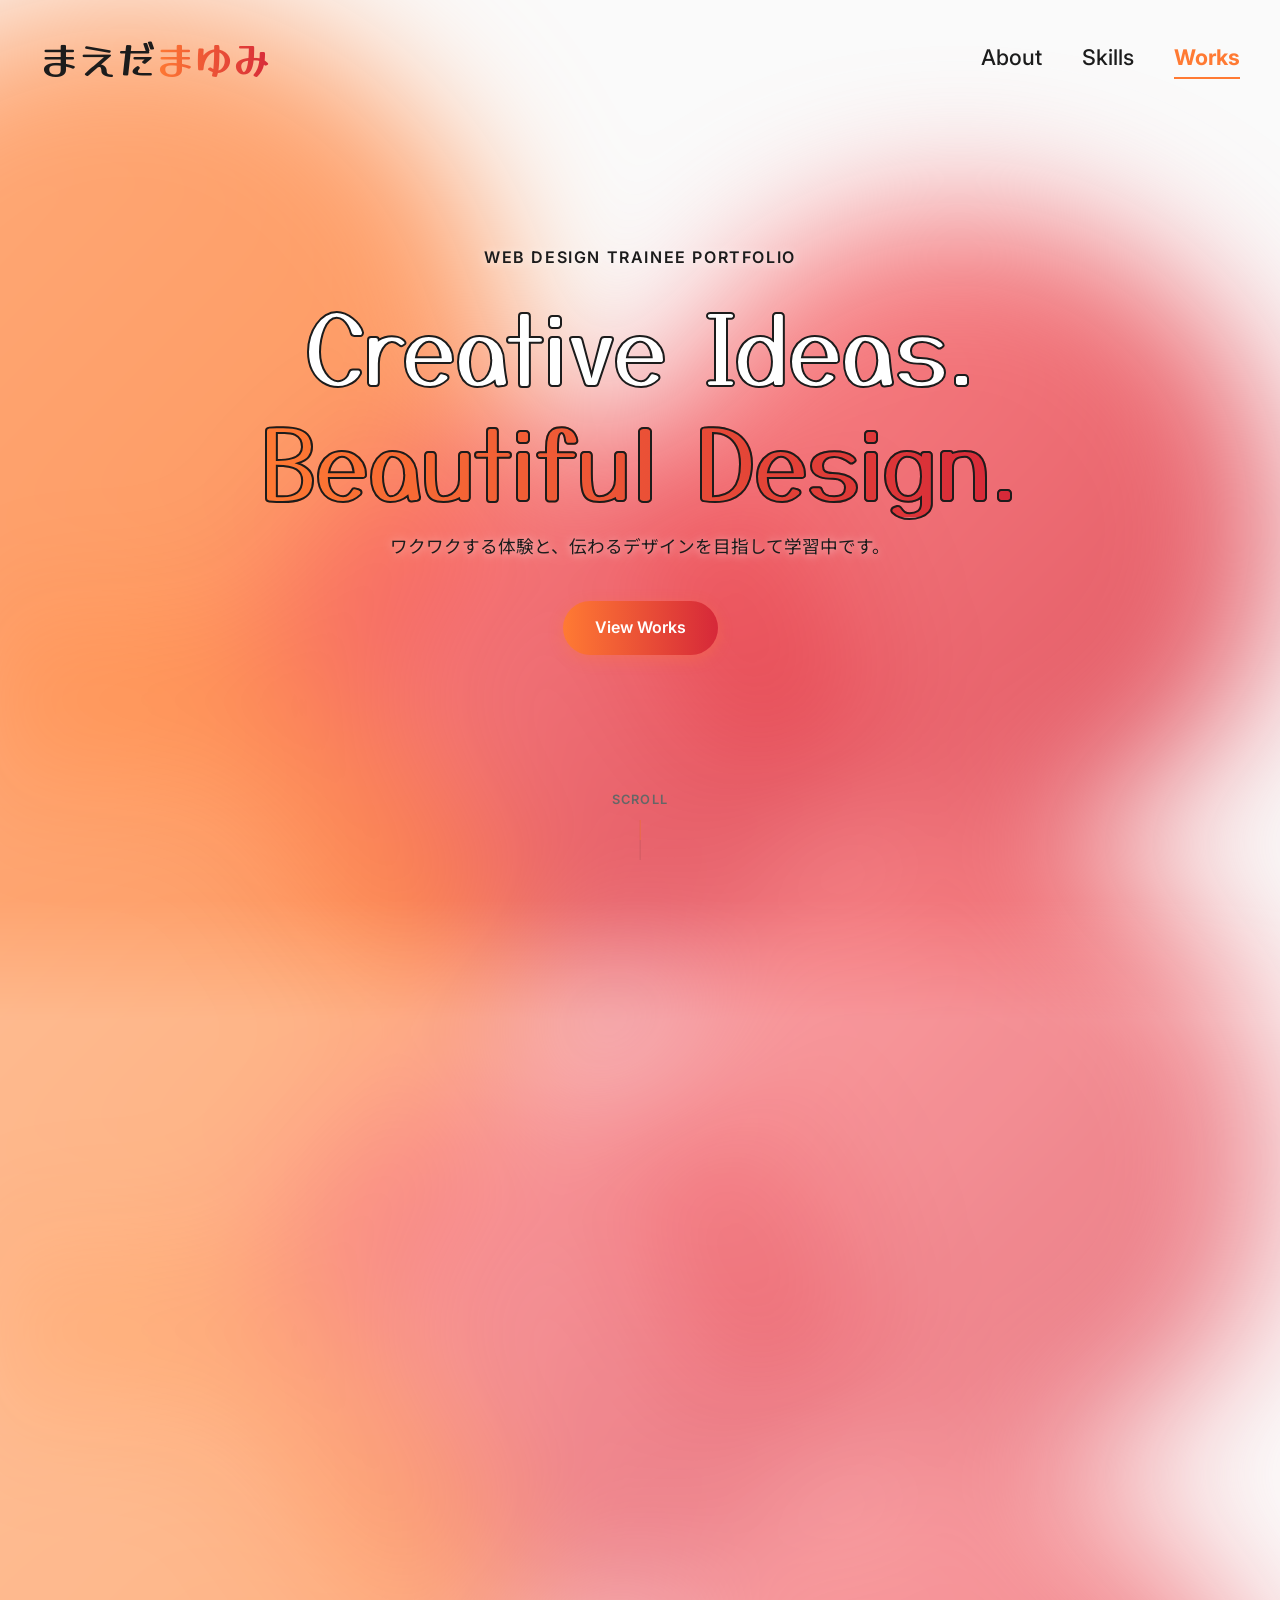
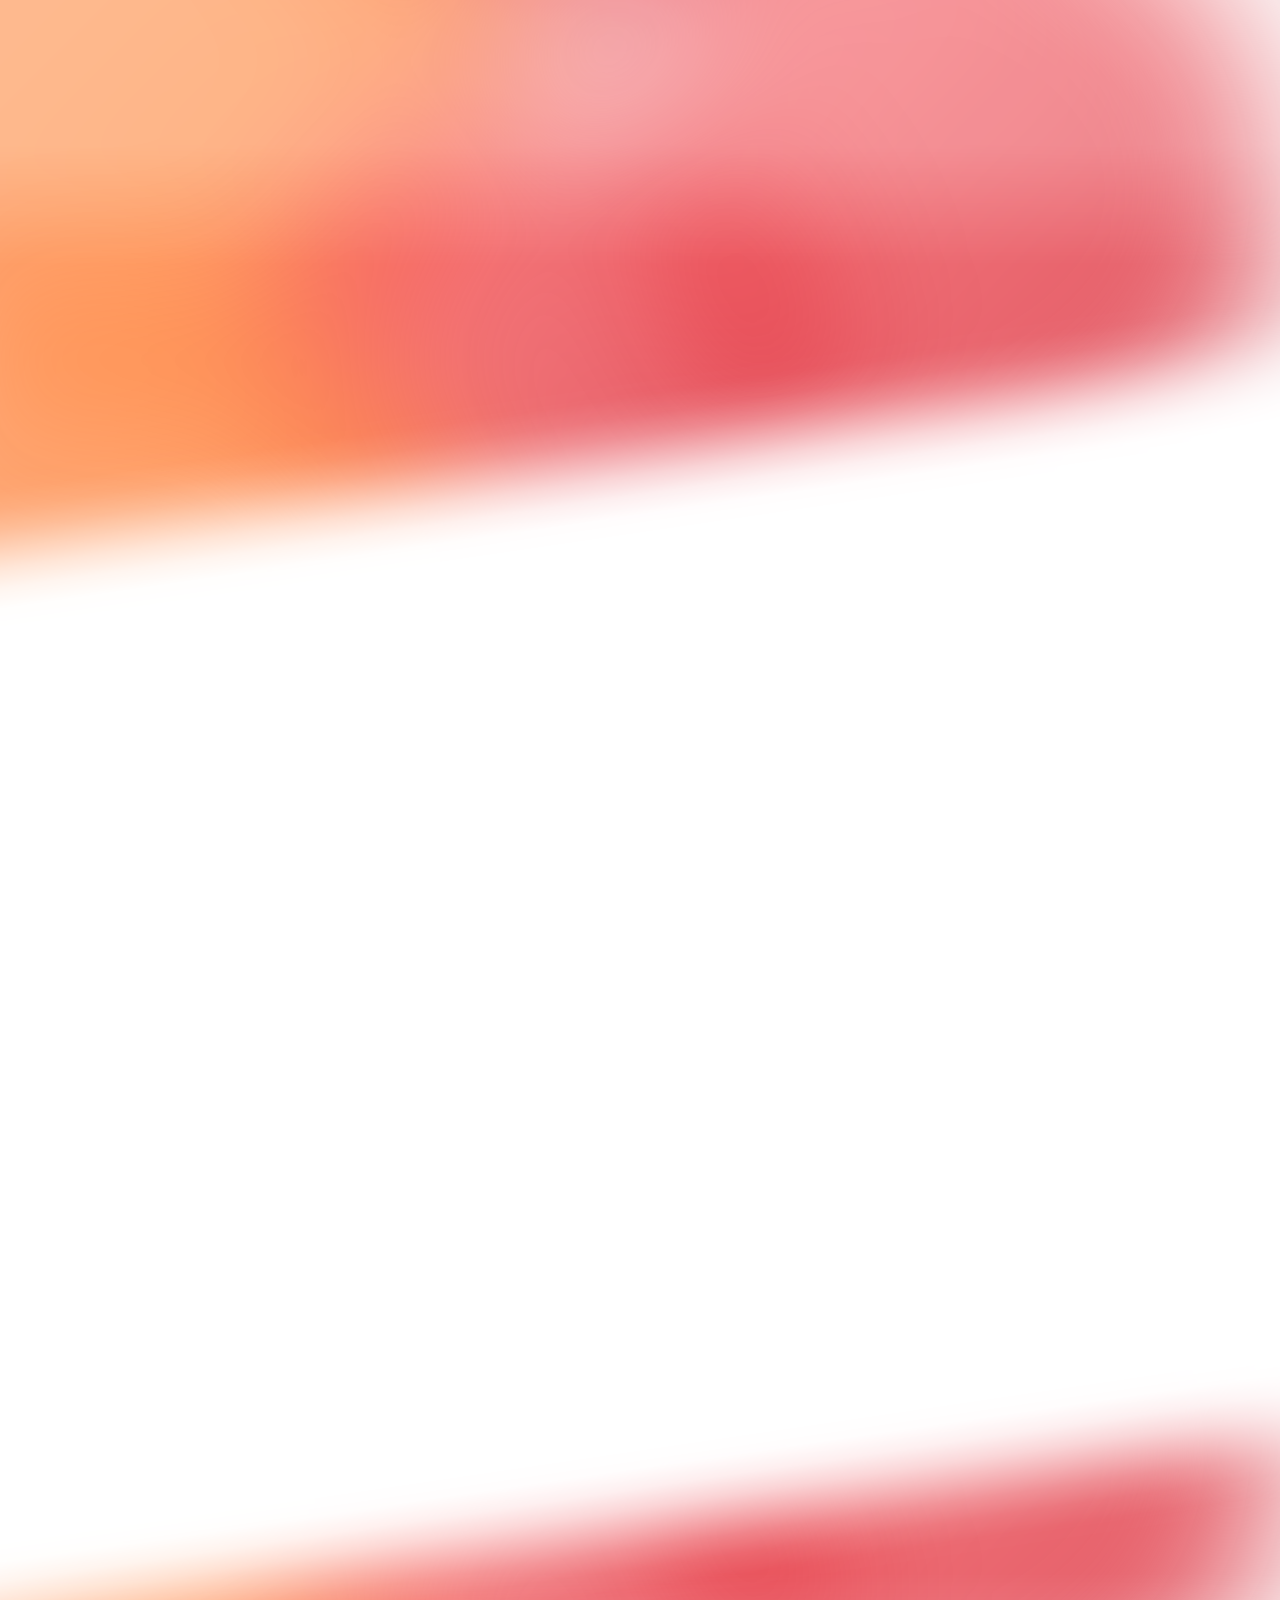
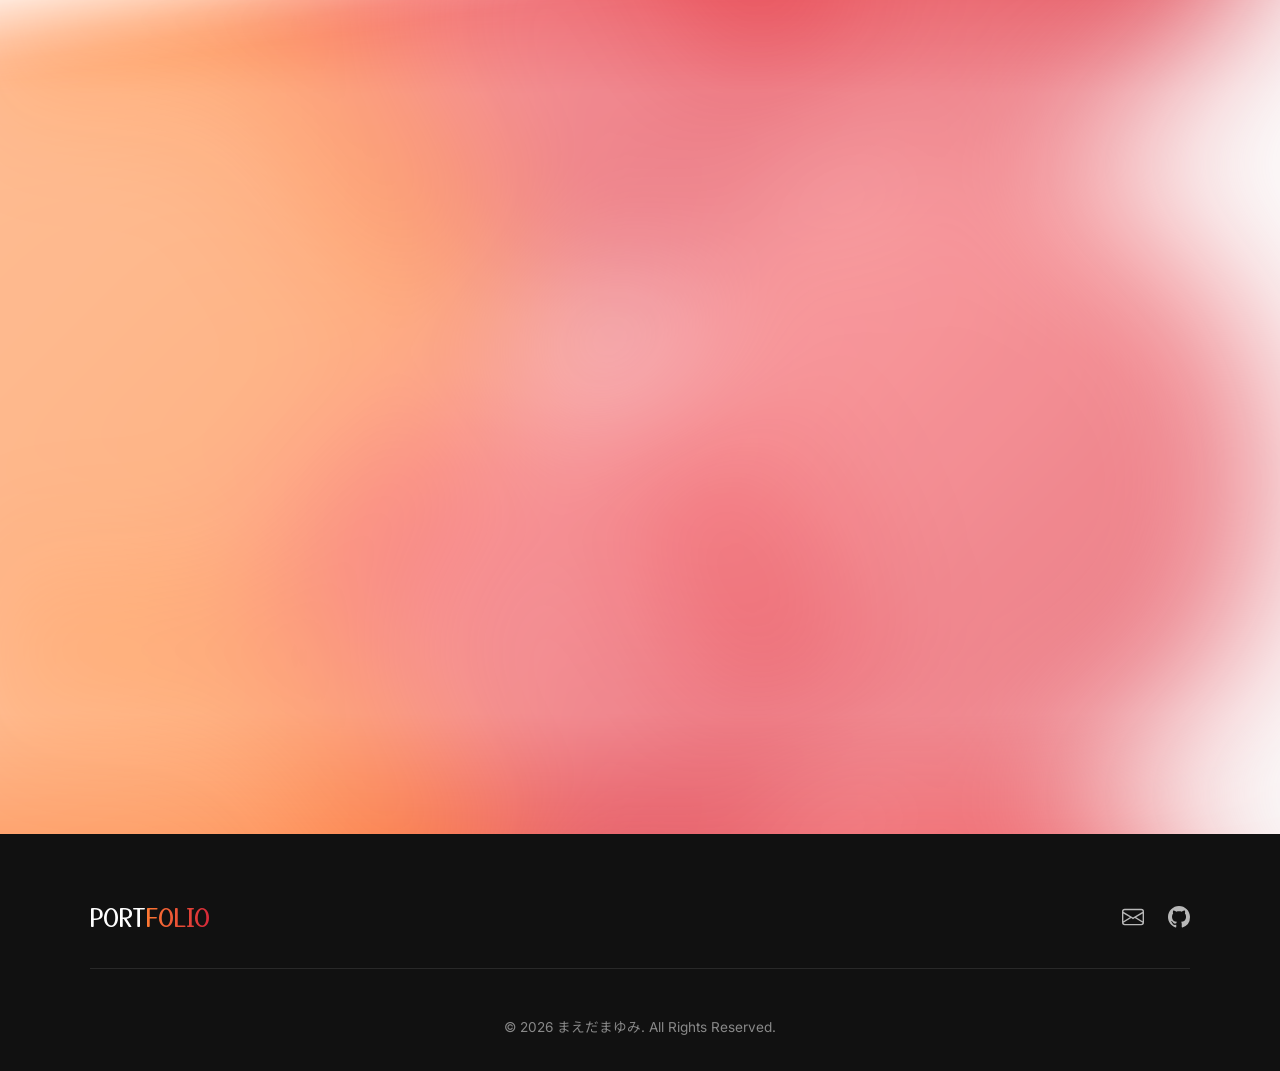
<file: index.html>
<!doctype html>
<html lang="ja">
  <head>
    <meta charset="UTF-8" />
    <meta name="viewport" content="width=device-width, initial-scale=1.0" />
    <title>前田真由美 | Portfolio</title>
    <meta
      name="description"
      content="職業訓練校でWebアプリ開発を学ぶ前田真由美のポートフォリオサイトです。制作物やスキルを紹介しています。"
    />
    <!-- Google Fonts（Webフォント）を読み込む -->
    <!-- preconnect でGoogleサーバーへの接続を先に確立しておく -->
    <link rel="preconnect" href="https://fonts.googleapis.com" />
    <link rel="preconnect" href="https://fonts.gstatic.com" crossorigin />
    <!-- フォント本体のCSS。style.cssより前に書いてフォントDLを早期に開始する -->
    <link
      href="https://fonts.googleapis.com/css2?family=Inter:wght@400;600;800&family=Noto+Sans+JP:wght@400;500;700&family=Yusei+Magic&display=swap"
      rel="stylesheet"
    />
    <link rel="stylesheet" href="./style.css" />
    <script type="module" src="./script.js"></script>
  </head>
  <body>
    <!-- ページ全体を通してずっと背景に居続けるグラデーションブラー層。
         position: absolute でドキュメント全体を覆い、全セクションの背後に表示します。
         この3つ（.orb-master）は実際には表示されない「型紙」で、サイズ・背景・
         アニメーション設定を読み取るためだけに存在します（visibility: hidden）。
         実際に見える分（ページ最上部〜下まで）は script.js が、この型紙を元に
         複製して配置します。オーブ自体はSkills付近でも透明にせず、常に同じ見た目
         （ぼかした光の玉）のまま漂わせます。Skills内を白くするのは、この背景レイヤーの
         「上」に重ねる .skills-white-panel（斜めに切り取った白いパネル）の役目です。 -->
    <div class="site-bg" aria-hidden="true">
      <div class="site-bg-blur">
        <div class="orb orb-master orb-1"></div>
        <div class="orb orb-master orb-2"></div>
        <div class="orb orb-master orb-3"></div>
      </div>
    </div>
    <!-- Skillsセクションの背後だけを覆う、不透明な白いパネル。
         上下の辺は、script.jsが mask-image で「不透明な白→透明」へ斜め方向に
         なめらかにフェードさせます（About Me / Worksとの境目が斜めになり、
         かつ境目そのものが輪郭ではなく徐々に消えていくグラデーションになります）。
         位置・傾き・フェードはscript.jsが .skills の実際の位置を見て計算します。 -->
    <div class="skills-white-panel" aria-hidden="true"></div>
    <header class="header js-header">
      <div class="header-inner">
        <!-- ロゴ -->
        <h1 class="logo">
          <a href="#">まえだ<span class="gradient-text">まゆみ</span></a>
        </h1>

        <!-- ハンバーガーボタン（スマホ専用） -->
        <button
          class="nav-toggle js-nav-toggle"
          aria-label="メニューを開く"
          aria-expanded="false"
        >
          <span></span>
          <span></span>
          <span></span>
        </button>

        <!-- ナビゲーション -->
        <nav class="nav js-nav">
          <ul class="nav-list">
            <li class="nav-item">
              <a href="#about" class="js-nav-link">About</a>
            </li>
            <li class="nav-item">
              <a href="#skills" class="js-nav-link">Skills</a>
            </li>
            <li class="nav-item">
              <a href="#works" class="js-nav-link">Works</a>
            </li>
          </ul>
        </nav>
      </div>
    </header>
    <main>
      <!--　↓ ページ全体の主要なコンテンツ -->
      <section class="hero" id="home">
        <!-- メインテキスト -->
        <div class="hero-content fade-in-up">
          <p class="hero-subtitle">Web Design Trainee Portfolio</p>
          <h2 class="hero-title text-outline">
            Creative Ideas.<br />
            <span class="gradient-text">Beautiful Design.</span>
          </h2>
          <p class="hero-desc">
            ワクワクする体験と、伝わるデザインを目指して学習中です。
          </p>
          <a href="#works" class="btn btn-primary">View Works</a>
        </div>

        <!-- 下にスクロールを促すインジケーター -->
        <div class="scroll-indicator">
          <span>Scroll</span>
          <div class="scroll-line"></div>
        </div>
      </section>
      <section class="section about" id="about">
        <div class="container fade-in scroll-trigger">
          <h2 class="section-title about-title text-outline">About Me</h2>
          <div class="about-grid">
            <!-- 画像エリア -->
            <div class="about-image-wrapper">
              <img
                src="image/coo.jpg"
                alt="まえだまゆみ"
                class="about-image-placeholder"
              />
            </div>

            <!-- テキストエリア -->
            <div class="about-text">
              <h3>未経験から、<br />Web開発の世界へ。</h3>
              <p class="glass-panel">
                これまでとは異なる分野から一念発起し、Webアプリ開発の世界へキャリアチェンジすることを決意しました。現在は職業訓練校「初歩から始めるウエブアプリ開発科」で、HTML/CSS・JavaScriptを中心に学び、React・Next.jsを使った開発にも取り組んでいます。最近ではAIアプリ構築ツールのDifyの学習も始めました。学んだスキルを活かせる場を求めて、就職活動を進めています。
              </p>
              <p class="glass-panel">
                初心者だからこそ気づける「使う人にとってのわかりやすさ」を大切にしながら、一つひとつの技術を着実に身につけているところです。
              </p>
              <div class="profile-details glass-panel">
                <dl>
                  <dt>Name</dt>
                  <dd>まえだ まゆみ</dd>
                  <dt>Location</dt>
                  <dd>Osaka, Japan</dd>
                  <dt>Interest</dt>
                  <dd>Web開発, フロントエンド</dd>
                </dl>
              </div>
            </div>
          </div>
        </div>
      </section>
      <section class="section skills" id="skills">
        <div class="container fade-in scroll-trigger">
          <h2 class="section-title text-outline">Skills</h2>
          <div class="skills-grid">
            <div class="skill-card">
              <div class="skill-header">
                <div class="skill-icon gradient-circle">🖥️</div>
                <h4 class="skill-name">Design</h4>
              </div>
              <p class="skill-desc">
                Figmaを使ったUI設計を授業で学習中です。実務経験はまだありませんが、伝わりやすい画面構成を意識して取り組んでいます。
              </p>
              <div class="skill-tags">
                <span class="skill-tag">Figma</span>
              </div>
            </div>
            <div class="skill-card">
              <div class="skill-header">
                <div class="skill-icon gradient-circle">⌨️</div>
                <h4 class="skill-name">Coding</h4>
              </div>
              <p class="skill-desc">
                HTML5, CSS3, JavaScriptを基礎に、React・Next.jsを用いたアプリ開発を学習中です。
              </p>
              <div class="skill-tags">
                <span class="skill-tag">HTML</span>
                <span class="skill-tag">CSS</span>
                <span class="skill-tag">JavaScript</span>
                <span class="skill-tag">React</span>
                <span class="skill-tag">Next.js</span>
                <span class="skill-tag">Supabase</span>
                <span class="skill-tag">Git / GitHub</span>
              </div>
            </div>
            <div class="skill-card">
              <div class="skill-header">
                <div class="skill-icon gradient-circle">✨</div>
                <h4 class="skill-name">Soft Skills</h4>
              </div>
              <p class="skill-desc">
                ユーザー視点に立った課題解決と、円滑なコミュニケーション。
              </p>
              <div class="skill-tags">
                <span class="skill-tag">コミュニケーション</span>
                <span class="skill-tag">継続力</span>
              </div>
            </div>
          </div>
        </div>
      </section>
      <section class="section works" id="works">
        <div class="container fade-in scroll-trigger">
          <h2 class="section-title works-title text-outline">Works</h2>
          <p class="section-subtitle works-subtitle">
            自主制作の作品です。
          </p>
          <!-- グリッドは空にしておく。script.js が worksData 配列からカードを動的生成する -->
          <!-- js-works-grid クラスを JS のフックとして使う -->
          <div class="works-grid js-works-grid">
            <!-- script.js の worksData 配列をもとに動的に生成されます -->
          </div>
        </div>
      </section>
      <!-- モーダル（ポップアップ）本体。中身はJavaScriptで動的に入れる -->
      <div class="modal js-modal" role="dialog" aria-modal="true" aria-hidden="true">
        <div class="modal-overlay js-modal-close-trigger"></div>
        <div class="modal-dialog">
          <button class="modal-close js-modal-close" aria-label="閉じる">
            <span></span>
            <span></span>
          </button>
          <div class="modal-content js-modal-content">
            <!-- JSで内容が入る -->
          </div>
        </div>
      </div>
    </main>
    <footer class="footer">
      <div class="container">
        <div class="footer-inner">
          <h2 class="footer-logo">
            PORT<span class="gradient-text">FOLIO</span>
          </h2>
          <div class="social-links">
            <!-- インライン SVG でアイコンを表示します。CDN 不要で外部依存がありません。 -->
            <!-- fill="currentColor" により CSS の color 値が SVG の塗り色に継承されます。 -->
            <!-- aria-hidden="true" はリンクに aria-label があるため二重読み上げを防ぎます。 -->
            <a href="mailto:cat.coo.vivi@gmail.com" aria-label="メール">
              <svg
                xmlns="http://www.w3.org/2000/svg"
                width="22"
                height="22"
                fill="currentColor"
                viewBox="0 0 16 16"
                aria-hidden="true"
              >
                <path
                  d="M0 4a2 2 0 0 1 2-2h12a2 2 0 0 1 2 2v8a2 2 0 0 1-2 2H2a2 2 0 0 1-2-2zm2-1a1 1 0 0 0-1 1v.217l7 4.2 7-4.2V4a1 1 0 0 0-1-1zm13 2.383-4.708 2.825L15 11.105zm-.034 6.876-5.64-3.471L8 9.583l-1.326-.795-5.64 3.47A1 1 0 0 0 2 13h12a1 1 0 0 0 .966-.741M1 11.105l4.708-2.897L1 5.383z"
                />
              </svg>
            </a>
            <a
              href="https://github.com/coo-07"
              aria-label="GitHub"
              target="_blank"
              rel="noopener noreferrer"
            >
              <svg
                xmlns="http://www.w3.org/2000/svg"
                width="22"
                height="22"
                fill="currentColor"
                viewBox="0 0 16 16"
                aria-hidden="true"
              >
                <path
                  d="M8 0C3.58 0 0 3.58 0 8c0 3.54 2.29 6.53 5.47 7.59.4.07.55-.17.55-.38 0-.19-.01-.82-.01-1.49-2.01.37-2.53-.49-2.69-.94-.09-.23-.48-.94-.82-1.13-.28-.15-.68-.52-.01-.53.63-.01 1.08.58 1.23.82.72 1.21 1.87.87 2.33.66.07-.52.28-.87.51-1.07-1.78-.2-3.64-.89-3.64-3.95 0-.87.31-1.59.82-2.15-.08-.2-.36-1.02.08-2.12 0 0 .67-.21 2.2.82.64-.18 1.32-.27 2-.27s1.36.09 2 .27c1.53-1.04 2.2-.82 2.2-.82.44 1.1.16 1.92.08 2.12.51.56.82 1.27.82 2.15 0 3.07-1.87 3.75-3.65 3.95.29.25.54.73.54 1.48 0 1.07-.01 1.93-.01 2.2 0 .21.15.46.55.38A8.01 8.01 0 0 0 16 8c0-4.42-3.58-8-8-8"
                />
              </svg>
            </a>
          </div>
        </div>
        <p class="copyright">
          &copy; <span id="year"></span> まえだまゆみ. All Rights Reserved.
        </p>
      </div>
    </footer>
    <!-- ページトップに戻るボタン -->
    <button class="page-top js-page-top" aria-label="ページトップへ戻る">
      <span>&#8593;</span>
      <!-- ↑ の文字コード -->
    </button>
  </body>
</html>
</file>
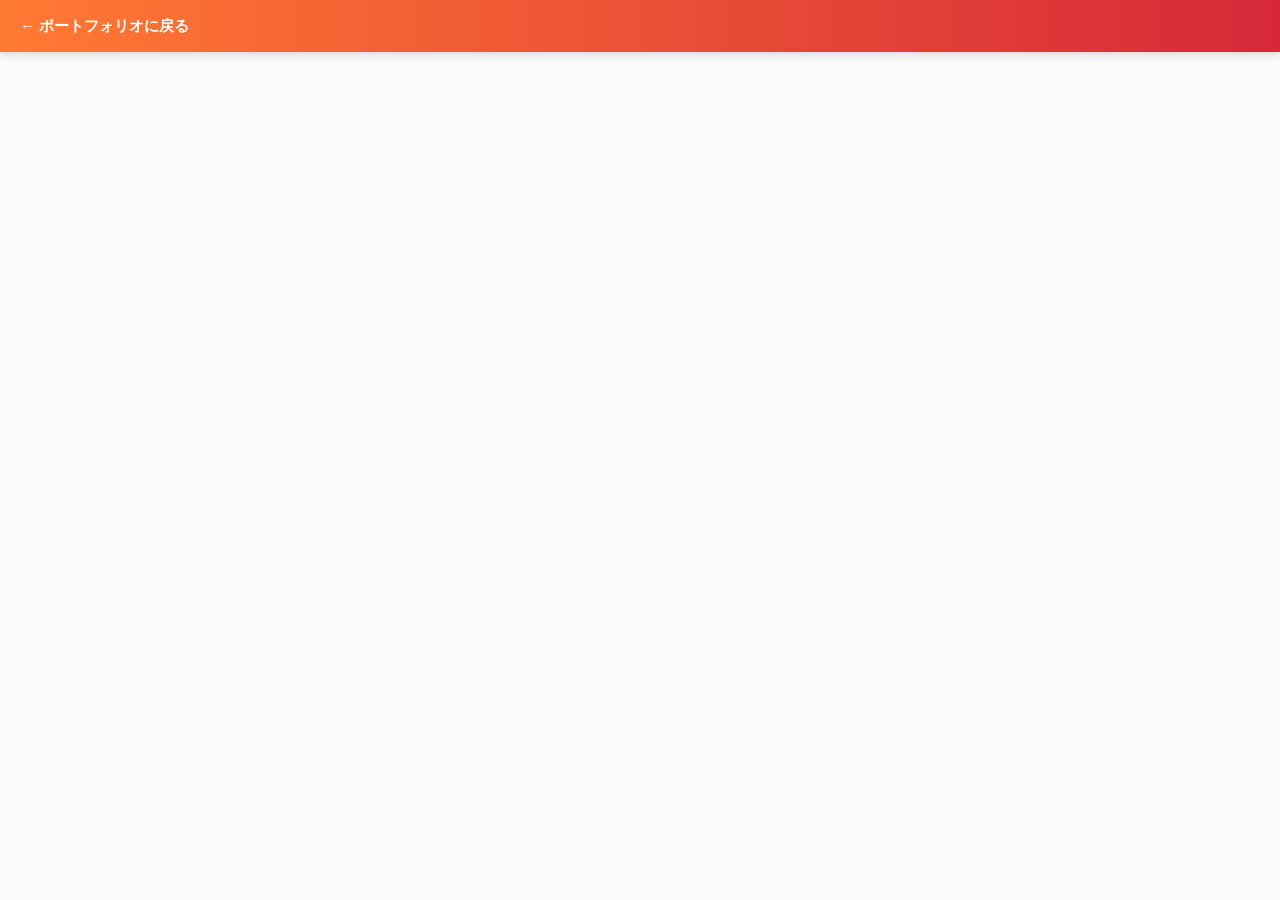
<file: docs/inventory-presentation.html>
<!DOCTYPE html>
<html lang="ja">
<head>
<meta charset="UTF-8" />
<meta name="viewport" content="width=device-width, initial-scale=1.0" />
<title>企画資料 | やさしい在庫管理</title>
<style>
  * {
    box-sizing: border-box;
  }

  html,
  body {
    margin: 0;
    padding: 0;
    height: 100%;
    font-family: -apple-system, BlinkMacSystemFont, "Hiragino Kaku Gothic ProN", "Hiragino Sans", Meiryo, sans-serif;
    background: #fafafa;
  }

  /* 上部の固定戻るバー */
  .back-bar {
    position: sticky;
    top: 0;
    z-index: 10;
    display: flex;
    align-items: center;
    height: 52px;
    padding: 0 20px;
    background: linear-gradient(to right, #ff7a33 0%, #d62839 100%);
    box-shadow: 0 2px 8px rgba(0, 0, 0, 0.15);
  }

  .back-bar a {
    display: inline-flex;
    align-items: center;
    gap: 6px;
    color: #fff;
    text-decoration: none;
    font-weight: 600;
    font-size: 15px;
    transition: opacity 0.2s ease;
  }

  .back-bar a:hover {
    opacity: 0.85;
    text-decoration: underline;
  }

  /* 戻るバーの高さ分を除いた残り高さいっぱいにPDFを表示 */
  .pdf-frame {
    display: block;
    width: 100%;
    height: calc(100dvh - 52px);
    border: none;
  }
</style>
</head>
<body>
  <div class="back-bar">
    <a href="https://coo-portfolio.vercel.app">&larr; ポートフォリオに戻る</a>
  </div>
  <iframe
    class="pdf-frame"
    src="inventory-presentation.pdf"
    title="やさしい在庫管理 企画発表資料"
  ></iframe>
</body>
</html>
</file>
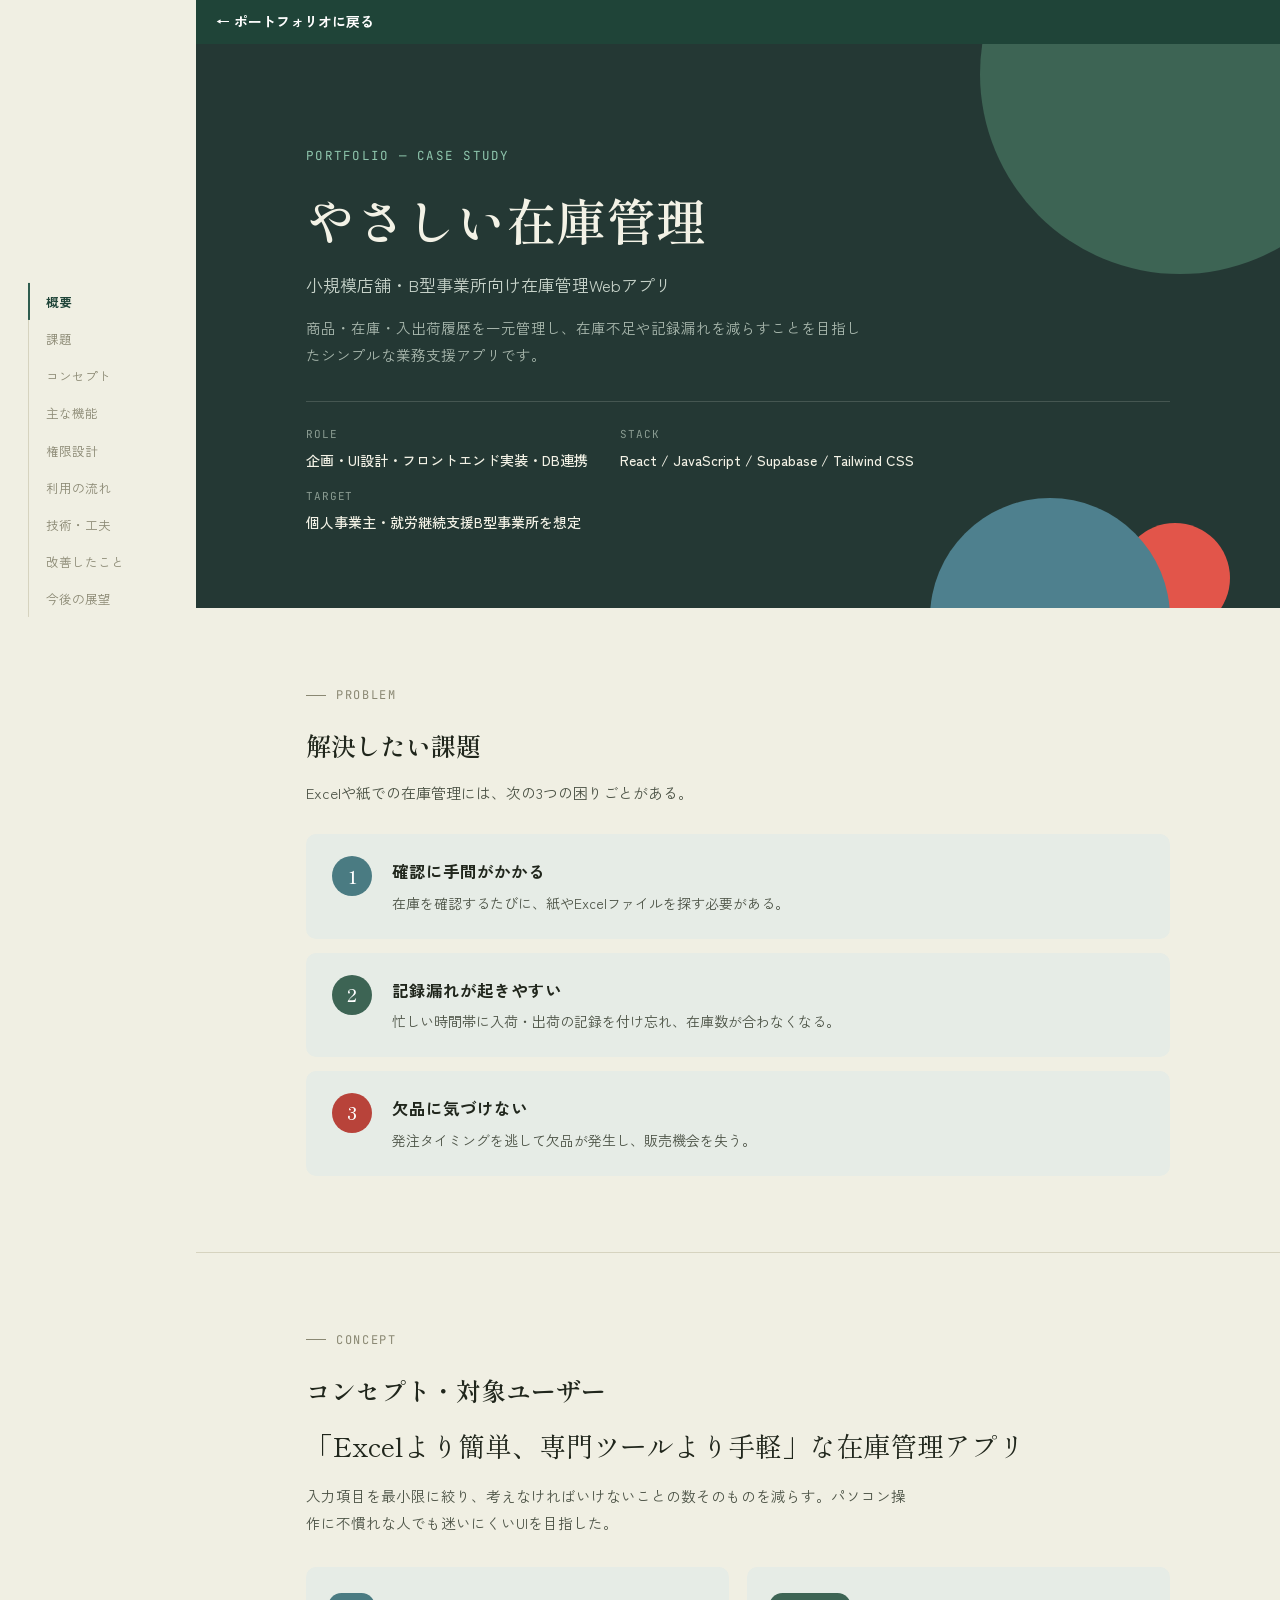
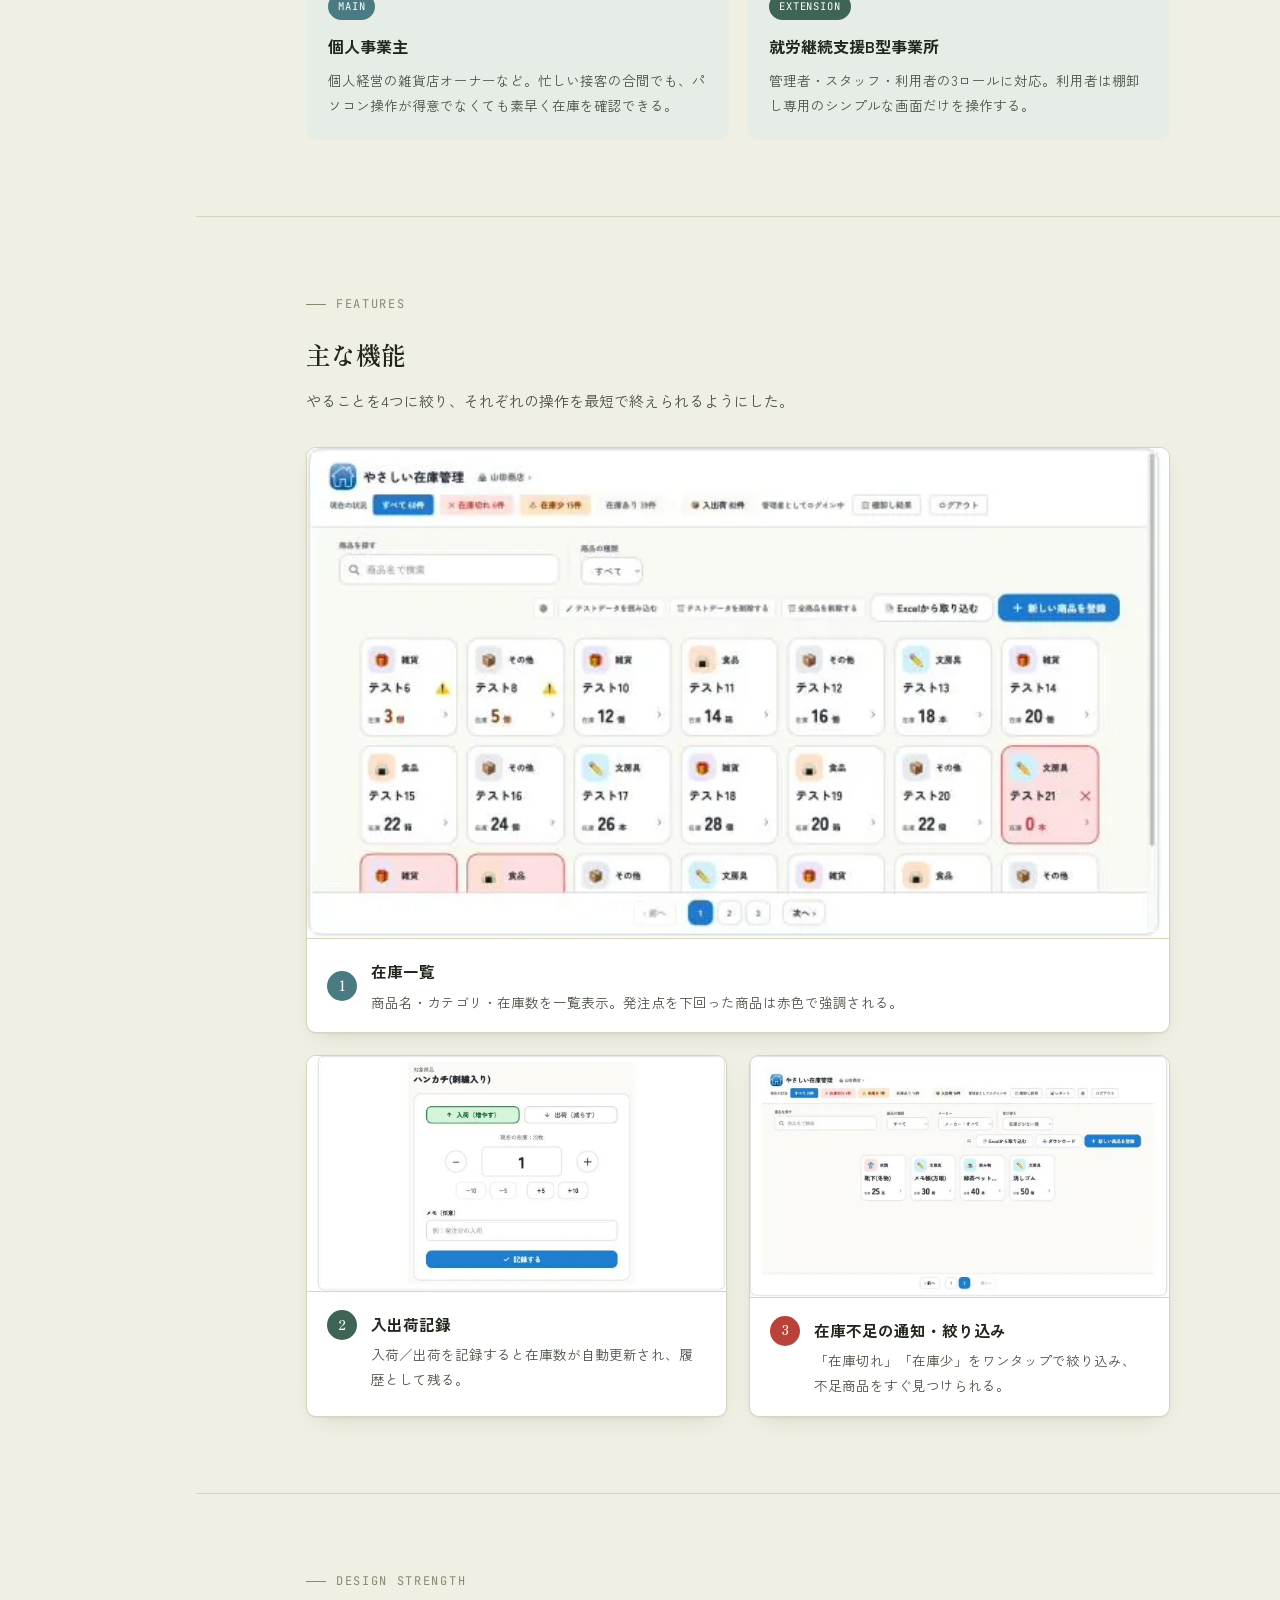
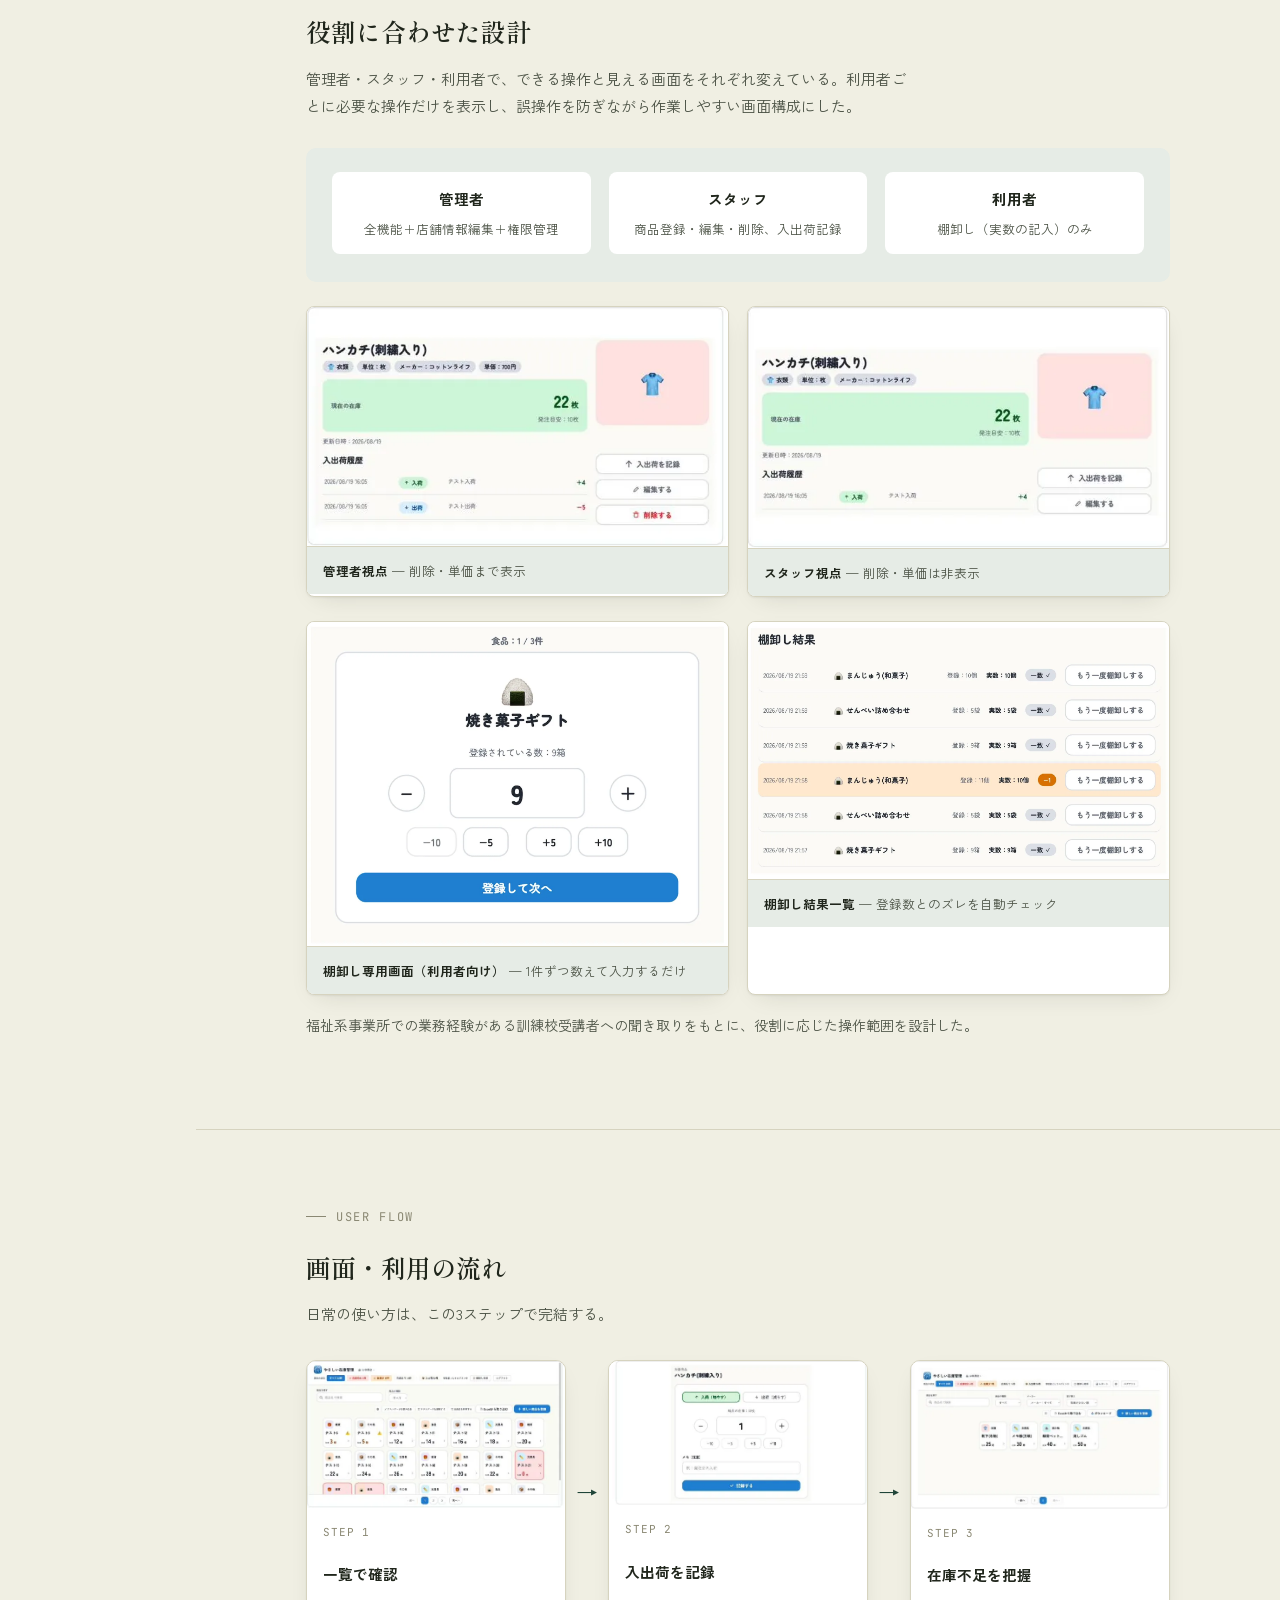
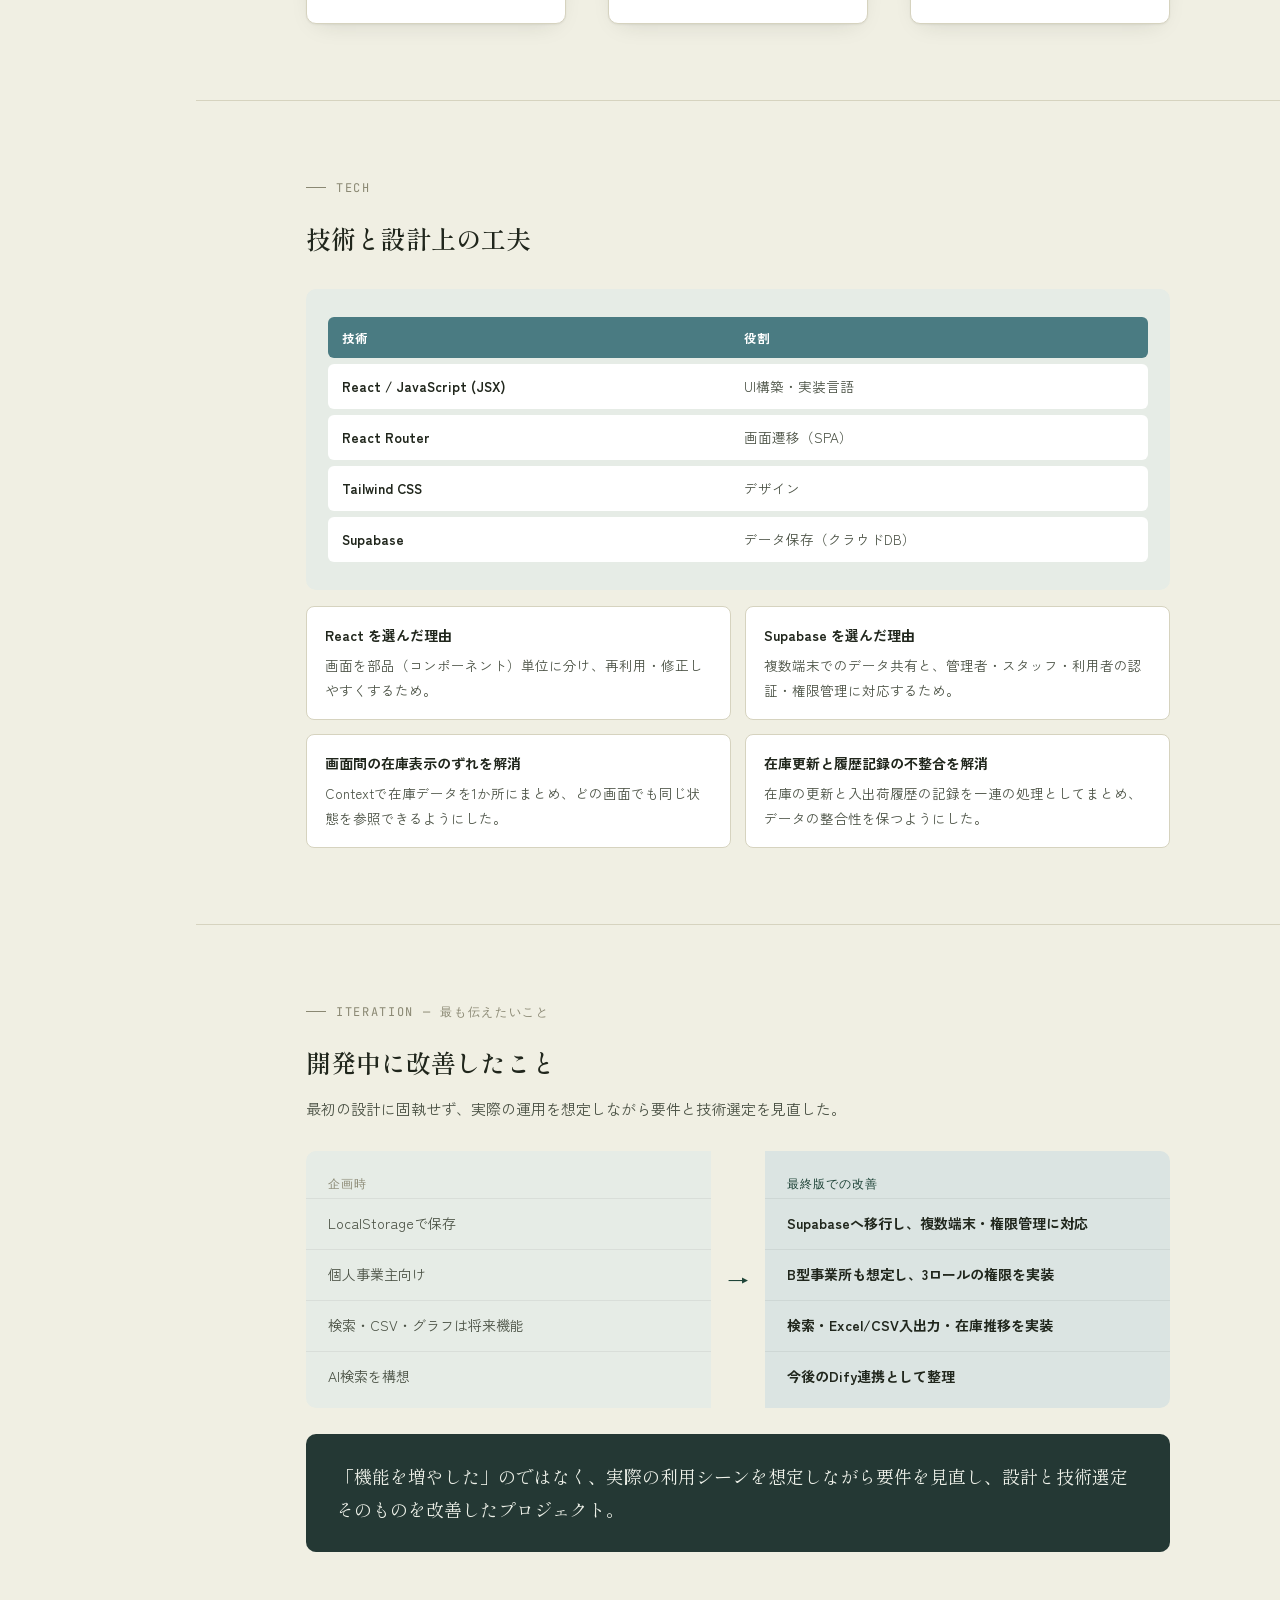
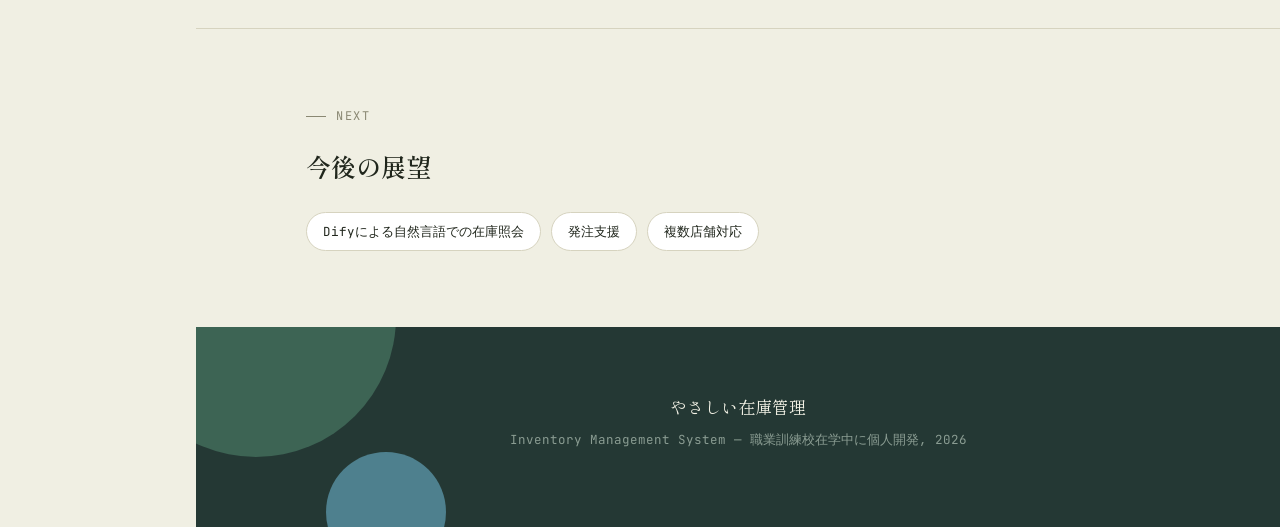
<file: docs/portfolio_zaiko.html>
<!DOCTYPE html>
<html lang="ja">
<head>
<meta charset="UTF-8" />
<meta name="viewport" content="width=device-width, initial-scale=1.0" />
<title>やさしい在庫管理 | 開発の工夫</title>
<style>
  @import url('https://fonts.googleapis.com/css2?family=Shippori+Mincho:wght@400;500;600;700&family=Zen+Kaku+Gothic+New:wght@400;500;700;900&family=JetBrains+Mono:wght@400;500&display=swap');

  :root{
    --ink:#20261c;
    --ink-soft:#4b5245;
    --paper:#f0efe3;
    --surface:#ffffff;
    --line:#d6d3bf;
    --accent:#2f5d4f;
    --accent-strong:#1f4438;
    --alert:#b8433a;
    --label:#8a8873;
    --box:#e6ece6;
    --badge-a:#4a7b82;
    --badge-b:#3d6454;
    --shadow: 0 1px 2px rgba(32,38,28,0.06), 0 8px 24px -12px rgba(32,38,28,0.18);
  }
  @media (prefers-color-scheme: dark){
    :root:not([data-theme="light"]){
      --ink:#e9e7d8;
      --ink-soft:#c3c0ac;
      --paper:#171b15;
      --surface:#1e231b;
      --line:#343c2c;
      --accent:#7fb39d;
      --accent-strong:#a8d3c0;
      --alert:#e2857b;
      --label:#8f9280;
      --box:#232a1f;
      --badge-a:#5c9099;
      --badge-b:#4f7f6c;
      --shadow: 0 1px 2px rgba(0,0,0,0.3), 0 8px 24px -12px rgba(0,0,0,0.5);
    }
  }
  :root[data-theme="dark"]{
    --ink:#e9e7d8;
    --ink-soft:#c3c0ac;
    --paper:#171b15;
    --surface:#1e231b;
    --line:#343c2c;
    --accent:#7fb39d;
    --accent-strong:#a8d3c0;
    --alert:#e2857b;
    --label:#8f9280;
    --box:#232a1f;
    --badge-a:#5c9099;
    --badge-b:#4f7f6c;
    --shadow: 0 1px 2px rgba(0,0,0,0.3), 0 8px 24px -12px rgba(0,0,0,0.5);
  }

  .dark-panel{background:#243834;color:#eef1e9;border-radius:10px;}
  .dark-panel .eyebrow{color:#8fc6ad;}
  .dark-panel .eyebrow::before{background:#8fc6ad;}
  .dark-panel strong{color:#ffffff;}

  *{box-sizing:border-box;}
  body{
    margin:0;
    background:var(--paper);
    color:var(--ink);
    font-family:'Zen Kaku Gothic New', 'Hiragino Kaku Gothic ProN', sans-serif;
    line-height:1.85;
    -webkit-font-smoothing:antialiased;
  }
  h1,h2,h3{
    font-family:'Shippori Mincho', serif;
    font-weight:600;
    text-wrap:balance;
    margin:0;
    color:var(--ink);
  }
  .wrap{max-width:920px;margin:0 auto;padding:0 28px;}
  section{padding:76px 0;}
  section + section{border-top:1px solid var(--line);}

  .eyebrow{
    font-family:'JetBrains Mono', monospace;
    font-size:12px;
    letter-spacing:.14em;
    text-transform:uppercase;
    color:var(--label);
    display:flex;align-items:center;gap:10px;
    margin-bottom:16px;
  }
  .eyebrow::before{content:"";width:20px;height:1px;background:var(--label);}
  .sec-title{font-size:25px;margin-bottom:10px;}
  .sec-lead{color:var(--ink-soft);font-size:15px;max-width:600px;margin:0 0 8px;}

  /* HERO */
  .hero{position:relative;overflow:hidden;padding:100px 0 72px;background:#243834;isolation:isolate;}
  .hero::before,.hero::after{content:"";position:absolute;border-radius:50%;z-index:0;}
  .hero::before{width:400px;height:400px;background:#3d6454;top:-170px;right:-100px;}
  .hero::after{width:240px;height:240px;background:#4e808e;bottom:-130px;right:110px;}
  .hero .dot-red{position:absolute;width:110px;height:110px;border-radius:50%;background:#e2554a;bottom:-25px;right:50px;z-index:0;}
  .hero .wrap{position:relative;z-index:1;}
  .hero .kicker{font-family:'JetBrains Mono',monospace;font-size:12.5px;letter-spacing:.1em;color:#8fc6ad;text-transform:uppercase;margin-bottom:20px;}
  .hero h1{color:#f3f2e6;font-size:clamp(32px,5.2vw,50px);line-height:1.3;margin-bottom:16px;}
  .hero p.sub{color:#c7d3ca;font-size:17px;max-width:560px;margin-bottom:10px;}
  .hero p.lead{color:#a9b8ae;font-size:14.5px;max-width:560px;margin-bottom:32px;}
  .meta-row{display:flex;flex-wrap:wrap;gap:12px 32px;font-size:14px;border-top:1px solid rgba(243,242,230,.16);padding-top:22px;}
  .meta-row div{display:flex;flex-direction:column;gap:4px;}
  .meta-row span.k{font-family:'JetBrains Mono',monospace;font-size:11px;letter-spacing:.08em;text-transform:uppercase;color:#8a9c92;}
  .meta-row span.v{color:#f3f2e6;font-weight:500;}
  @media (max-width:760px){
    .hero::before{width:240px;height:240px;top:-100px;right:-80px;}
    .hero::after{width:150px;height:150px;bottom:-80px;right:30px;}
    .hero .dot-red{width:64px;height:64px;bottom:-8px;right:16px;}
  }

  /* numbered box card (problems / role notes) */
  .num-list{display:flex;flex-direction:column;gap:14px;margin-top:28px;}
  .num-card{display:flex;align-items:flex-start;gap:20px;background:var(--box);border-radius:10px;padding:22px 26px;}
  .num-card .num{flex:none;width:40px;height:40px;border-radius:50%;background:var(--badge-a);color:#fff;display:flex;align-items:center;justify-content:center;font-family:'Shippori Mincho',serif;font-size:17px;font-weight:600;}
  .num-card:nth-child(2) .num{background:var(--badge-b);}
  .num-card:nth-child(3) .num{background:var(--alert);}
  .num-card h3{font-size:16.5px;font-weight:700;font-family:'Zen Kaku Gothic New';margin-bottom:4px;}
  .num-card p{font-size:14px;color:var(--ink-soft);margin:0;}

  /* concept */
  .concept-quote{font-family:'Shippori Mincho';font-size:clamp(20px,2.8vw,27px);line-height:1.7;margin:6px 0 14px;}
  .concept-sub{font-size:14.5px;color:var(--ink-soft);max-width:600px;margin-bottom:30px;}
  .scene-row{display:grid;grid-template-columns:1fr 1fr;gap:18px;}
  .scene{background:var(--box);border-radius:10px;padding:22px;}
  .scene .tag{display:inline-block;font-family:'JetBrains Mono',monospace;font-size:10.5px;letter-spacing:.08em;text-transform:uppercase;color:#fff;background:var(--badge-a);padding:4px 10px;border-radius:100px;margin-bottom:12px;}
  .scene:nth-child(2) .tag{background:var(--badge-b);}
  .scene h3{font-family:'Zen Kaku Gothic New';font-size:16px;font-weight:700;margin-bottom:6px;}
  .scene p{font-size:13.5px;color:var(--ink-soft);margin:0;}

  /* feature cards w/ screenshot */
  .feat-grid{display:grid;grid-template-columns:1fr 1fr;gap:22px;margin-top:32px;}
  .feat-card{background:var(--surface);border:1px solid var(--line);border-radius:10px;overflow:hidden;box-shadow:var(--shadow);}
  .feat-card img{display:block;width:100%;height:auto;border-bottom:1px solid var(--line);}
  .feat-card .body{padding:18px 20px;display:flex;gap:14px;align-items:flex-start;}
  .feat-card .num{flex:none;width:30px;height:30px;border-radius:50%;background:var(--badge-a);color:#fff;display:flex;align-items:center;justify-content:center;font-family:'Shippori Mincho';font-size:13px;font-weight:600;}
  .feat-card:nth-child(2) .num{background:var(--badge-b);}
  .feat-card:nth-child(3) .num{background:var(--alert);}
  .feat-card:nth-child(4) .num{background:var(--badge-b);}
  .feat-card h3{font-size:15.5px;font-weight:700;font-family:'Zen Kaku Gothic New';margin-bottom:4px;}
  .feat-card p{font-size:13.5px;color:var(--ink-soft);margin:0;}
  .feat-card.wide{grid-column:1 / -1;}
  .feat-card.wide .body{align-items:center;}

  /* roles / strength section */
  .role-box{background:var(--box);border-radius:10px;padding:24px 26px;margin-top:28px;}
  .role-row{display:flex;gap:18px;flex-wrap:wrap;margin-bottom:4px;}
  .role-pill{flex:1;min-width:140px;background:var(--surface);border-radius:8px;padding:14px 16px;text-align:center;}
  .role-pill .who{font-family:'Zen Kaku Gothic New';font-weight:700;font-size:14.5px;margin-bottom:4px;}
  .role-pill .can{font-size:12.5px;color:var(--ink-soft);}
  .shot-row{display:grid;grid-template-columns:1fr 1fr;gap:18px;margin-top:24px;}
  .shot-frame{border:1px solid var(--line);border-radius:8px;overflow:hidden;background:var(--surface);box-shadow:var(--shadow);}
  .shot-frame img{display:block;width:100%;height:auto;}
  .shot-caption{padding:12px 16px;border-top:1px solid var(--line);font-size:12.5px;color:var(--ink-soft);background:var(--box);}
  .shot-caption strong{color:var(--ink);font-weight:700;}
  .role-note{margin-top:18px;font-size:14px;color:var(--ink-soft);}

  /* flow */
  .flow{display:grid;grid-template-columns:1fr auto 1fr auto 1fr;gap:0;align-items:stretch;margin-top:32px;}
  .flow-step{background:var(--surface);border:1px solid var(--line);border-radius:10px;overflow:hidden;box-shadow:var(--shadow);}
  .flow-step img{display:block;width:100%;height:auto;}
  .flow-step .cap{padding:14px 16px;}
  .flow-step .cap .n{font-family:'JetBrains Mono',monospace;font-size:11px;color:var(--label);letter-spacing:.08em;text-transform:uppercase;margin-bottom:4px;}
  .flow-step .cap h4{font-size:14.5px;font-weight:700;font-family:'Zen Kaku Gothic New';}
  .flow-arrow{display:flex;align-items:center;justify-content:center;padding:0 10px;color:var(--accent-strong);font-size:22px;}
  @media (max-width:760px){
    .flow{grid-template-columns:1fr;gap:12px;}
    .flow-arrow{transform:rotate(90deg);padding:4px 0;}
  }

  /* tech spec table */
  .info-box{background:var(--box);border-radius:10px;padding:22px;margin-top:28px;}
  .spec-table{width:100%;border-collapse:separate;border-spacing:0 6px;font-size:13.5px;}
  .spec-table th{text-align:left;background:var(--badge-a);color:#fff;font-family:'Zen Kaku Gothic New';font-weight:700;font-size:12.5px;padding:9px 14px;}
  .spec-table th:first-child{border-radius:6px 0 0 6px;}
  .spec-table th:last-child{border-radius:0 6px 6px 0;}
  .spec-table td{background:var(--surface);padding:10px 14px;color:var(--ink-soft);}
  .spec-table tr td:first-child{border-radius:6px 0 0 6px;color:var(--ink);font-weight:600;}
  .spec-table tr td:last-child{border-radius:0 6px 6px 0;}
  .design-notes{display:grid;grid-template-columns:1fr 1fr;gap:14px;margin-top:16px;}
  .design-note{background:var(--surface);border:1px solid var(--line);border-radius:8px;padding:16px 18px;font-size:13.5px;color:var(--ink-soft);}
  .design-note b{display:block;color:var(--ink);font-weight:700;margin-bottom:4px;font-size:14px;}

  /* evolution — the headline page */
  .evo-grid{display:grid;grid-template-columns:1fr auto 1fr;gap:0;align-items:stretch;margin-top:28px;}
  .evo-col{background:var(--box);padding:6px 0;}
  .evo-col.before{border-radius:10px 0 0 10px;}
  .evo-col.after{border-radius:0 10px 10px 0;background:#dbe4e2;}
  .evo-head{font-family:'JetBrains Mono',monospace;font-size:11.5px;letter-spacing:.08em;text-transform:uppercase;color:var(--label);padding:16px 22px 4px;}
  .evo-col.after .evo-head{color:var(--accent-strong);}
  .evo-row{padding:12px 22px;font-size:14px;border-top:1px solid rgba(0,0,0,0.06);}
  .evo-col.before .evo-row{color:var(--ink-soft);}
  .evo-col.after .evo-row{color:var(--ink);font-weight:600;}
  .evo-arrow{display:flex;align-items:center;justify-content:center;padding:0 16px;color:var(--accent-strong);font-size:22px;}
  @media (max-width:700px){
    .evo-grid{grid-template-columns:1fr;}
    .evo-arrow{transform:rotate(90deg);padding:10px 0;}
    .evo-col.before,.evo-col.after{border-radius:10px;}
  }
  .evo-insight{margin-top:26px;font-family:'Shippori Mincho';font-size:18px;line-height:1.85;padding:26px 30px;}

  /* future / links */
  .tag-row{display:flex;flex-wrap:wrap;gap:10px;margin-top:22px;}
  .tag-chip{font-family:'JetBrains Mono',monospace;font-size:12.5px;background:var(--surface);border:1px solid var(--line);border-radius:100px;padding:7px 16px;color:var(--ink);}
  .link-note{margin-top:24px;font-size:13.5px;color:var(--ink-soft);border-top:1px solid var(--line);padding-top:20px;}

  footer{position:relative;overflow:hidden;padding:64px 0 76px;text-align:center;background:#243834;isolation:isolate;}
  footer::before{content:"";position:absolute;width:280px;height:280px;border-radius:50%;background:#3d6454;top:-150px;left:-80px;z-index:0;}
  footer .dot-blue{position:absolute;width:120px;height:120px;border-radius:50%;background:#4e808e;bottom:-45px;left:130px;z-index:0;}
  footer .wrap{position:relative;z-index:1;}
  footer .fname{font-family:'Shippori Mincho';font-size:17px;margin-bottom:6px;color:#f3f2e6;}
  footer .fmeta{font-size:12.5px;color:#8a9c92;font-family:'JetBrains Mono',monospace;}

  @media (max-width:760px){
    .feat-grid,.shot-row,.scene-row,.design-notes{grid-template-columns:1fr;}
    section{padding:56px 0;}
    .hero{padding:64px 0 52px;}
  }

  /* SIDE NAV */
  .side-nav{display:none;}
  @media (min-width:1140px){
    body{padding-left:196px;}
    .side-nav{
      display:block;
      position:fixed;
      left:28px; top:50%;
      transform:translateY(-50%);
      width:156px;
      z-index:20;
    }
    .side-nav ul{list-style:none;margin:0;padding:0;border-left:1px solid var(--line);}
    .side-nav li{margin:0;}
    .side-nav a{
      display:block;
      font-size:12.5px;
      color:var(--label);
      text-decoration:none;
      padding:7px 0 7px 16px;
      border-left:2px solid transparent;
      margin-left:-1px;
      transition:color .15s ease, border-color .15s ease;
    }
    .side-nav a:hover{color:var(--ink);}
    .side-nav a.active{color:var(--accent-strong);border-left-color:var(--accent);font-weight:700;}
    .side-nav a:focus-visible{outline:2px solid var(--accent);outline-offset:2px;border-radius:2px;}
  }
</style>
</head>
<body>
<a href="../index.html#project=zaiko" style="position:sticky;top:0;z-index:20;display:flex;align-items:center;gap:6px;height:44px;padding:0 20px;background:var(--accent-strong);color:#fff;text-decoration:none;font-weight:600;font-size:14px;font-family:'Zen Kaku Gothic New','Hiragino Kaku Gothic ProN',sans-serif;">&larr; ポートフォリオに戻る</a>
<!-- 1. 表紙 -->
<nav class="side-nav" aria-label="目次">
  <ul>
    <li><a href="#sec-top" data-nav>概要</a></li>
    <li><a href="#sec-problem" data-nav>課題</a></li>
    <li><a href="#sec-concept" data-nav>コンセプト</a></li>
    <li><a href="#sec-features" data-nav>主な機能</a></li>
    <li><a href="#sec-roles" data-nav>権限設計</a></li>
    <li><a href="#sec-flow" data-nav>利用の流れ</a></li>
    <li><a href="#sec-tech" data-nav>技術・工夫</a></li>
    <li><a href="#sec-evolution" data-nav>改善したこと</a></li>
    <li><a href="#sec-next" data-nav>今後の展望</a></li>
  </ul>
</nav>

<div class="hero" id="sec-top">
  <div class="dot-red"></div>
  <div class="wrap">
    <div class="kicker">Portfolio — Case Study</div>
    <h1>やさしい在庫管理</h1>
    <p class="sub">小規模店舗・B型事業所向け在庫管理Webアプリ</p>
    <p class="lead">商品・在庫・入出荷履歴を一元管理し、在庫不足や記録漏れを減らすことを目指したシンプルな業務支援アプリです。</p>
    <div class="meta-row">
      <div><span class="k">Role</span><span class="v">企画・UI設計・フロントエンド実装・DB連携</span></div>
      <div><span class="k">Stack</span><span class="v">React / JavaScript / Supabase / Tailwind CSS</span></div>
      <div><span class="k">Target</span><span class="v">個人事業主・就労継続支援B型事業所を想定</span></div>
    </div>
  </div>
</div>

<!-- 2. 解決したい課題 -->
<section id="sec-problem">
  <div class="wrap">
    <div class="eyebrow">Problem</div>
    <h2 class="sec-title">解決したい課題</h2>
    <p class="sec-lead">Excelや紙での在庫管理には、次の3つの困りごとがある。</p>
    <div class="num-list">
      <div class="num-card"><div class="num">1</div><div><h3>確認に手間がかかる</h3><p>在庫を確認するたびに、紙やExcelファイルを探す必要がある。</p></div></div>
      <div class="num-card"><div class="num">2</div><div><h3>記録漏れが起きやすい</h3><p>忙しい時間帯に入荷・出荷の記録を付け忘れ、在庫数が合わなくなる。</p></div></div>
      <div class="num-card"><div class="num">3</div><div><h3>欠品に気づけない</h3><p>発注タイミングを逃して欠品が発生し、販売機会を失う。</p></div></div>
    </div>
  </div>
</section>

<!-- 3. コンセプト・対象ユーザー -->
<section id="sec-concept">
  <div class="wrap">
    <div class="eyebrow">Concept</div>
    <h2 class="sec-title">コンセプト・対象ユーザー</h2>
    <p class="concept-quote">「Excelより簡単、専門ツールより手軽」な在庫管理アプリ</p>
    <p class="concept-sub">入力項目を最小限に絞り、考えなければいけないことの数そのものを減らす。パソコン操作に不慣れな人でも迷いにくいUIを目指した。</p>
    <div class="scene-row">
      <div class="scene">
        <span class="tag">Main</span>
        <h3>個人事業主</h3>
        <p>個人経営の雑貨店オーナーなど。忙しい接客の合間でも、パソコン操作が得意でなくても素早く在庫を確認できる。</p>
      </div>
      <div class="scene">
        <span class="tag">Extension</span>
        <h3>就労継続支援B型事業所</h3>
        <p>管理者・スタッフ・利用者の3ロールに対応。利用者は棚卸し専用のシンプルな画面だけを操作する。</p>
      </div>
    </div>
  </div>
</section>

<!-- 4. 主な機能 -->
<section id="sec-features">
  <div class="wrap">
    <div class="eyebrow">Features</div>
    <h2 class="sec-title">主な機能</h2>
    <p class="sec-lead">やることを4つに絞り、それぞれの操作を最短で終えられるようにした。</p>
    <div class="feat-grid">
      <div class="feat-card wide">
        <img loading="lazy" src="[data-uri]" alt="在庫一覧画面。発注点を下回った商品が赤色で強調表示されている" />
        <div class="body"><div class="num">1</div><div><h3>在庫一覧</h3><p>商品名・カテゴリ・在庫数を一覧表示。発注点を下回った商品は赤色で強調される。</p></div></div>
      </div>
      <div class="feat-card">
        <img loading="lazy" src="[data-uri]" alt="入出荷記録の入力画面" />
        <div class="body"><div class="num">2</div><div><h3>入出荷記録</h3><p>入荷／出荷を記録すると在庫数が自動更新され、履歴として残る。</p></div></div>
      </div>
      <div class="feat-card">
        <img loading="lazy" src="[data-uri]" alt="在庫少タブで絞り込んだ商品一覧画面" />
        <div class="body"><div class="num">3</div><div><h3>在庫不足の通知・絞り込み</h3><p>「在庫切れ」「在庫少」をワンタップで絞り込み、不足商品をすぐ見つけられる。</p></div></div>
      </div>
    </div>
  </div>
</section>

<!-- 5. 役割に合わせた設計（強み） -->
<section id="sec-roles">
  <div class="wrap">
    <div class="eyebrow">Design Strength</div>
    <h2 class="sec-title">役割に合わせた設計</h2>
    <p class="sec-lead">管理者・スタッフ・利用者で、できる操作と見える画面をそれぞれ変えている。利用者ごとに必要な操作だけを表示し、誤操作を防ぎながら作業しやすい画面構成にした。</p>

    <div class="role-box">
      <div class="role-row">
        <div class="role-pill"><div class="who">管理者</div><div class="can">全機能＋店舗情報編集＋権限管理</div></div>
        <div class="role-pill"><div class="who">スタッフ</div><div class="can">商品登録・編集・削除、入出荷記録</div></div>
        <div class="role-pill"><div class="who">利用者</div><div class="can">棚卸し（実数の記入）のみ</div></div>
      </div>
    </div>

    <div class="shot-row">
      <div class="shot-frame">
        <img loading="lazy" src="[data-uri]" alt="商品詳細画面（管理者視点）。削除ボタンと単価が表示されている" />
        <div class="shot-caption"><strong>管理者視点</strong> — 削除・単価まで表示</div>
      </div>
      <div class="shot-frame">
        <img loading="lazy" src="[data-uri]" alt="商品詳細画面（スタッフ視点）。削除ボタンと単価が非表示になっている" />
        <div class="shot-caption"><strong>スタッフ視点</strong> — 削除・単価は非表示</div>
      </div>
    </div>
    <div class="shot-row">
      <div class="shot-frame">
        <img loading="lazy" src="[data-uri]" alt="棚卸し専用画面。商品が1件ずつ大きく表示される" />
        <div class="shot-caption"><strong>棚卸し専用画面（利用者向け）</strong> — 1件ずつ数えて入力するだけ</div>
      </div>
      <div class="shot-frame">
        <img loading="lazy" src="[data-uri]" alt="棚卸し結果一覧。登録数と実数のズレが自動表示される" />
        <div class="shot-caption"><strong>棚卸し結果一覧</strong> — 登録数とのズレを自動チェック</div>
      </div>
    </div>
    <p class="role-note">福祉系事業所での業務経験がある訓練校受講者への聞き取りをもとに、役割に応じた操作範囲を設計した。</p>
  </div>
</section>

<!-- 6. 画面・利用の流れ -->
<section id="sec-flow">
  <div class="wrap">
    <div class="eyebrow">User Flow</div>
    <h2 class="sec-title">画面・利用の流れ</h2>
    <p class="sec-lead">日常の使い方は、この3ステップで完結する。</p>
    <div class="flow">
      <div class="flow-step">
        <img loading="lazy" src="[data-uri]" alt="在庫一覧画面" />
        <div class="cap"><div class="n">Step 1</div><h4>一覧で確認</h4></div>
      </div>
      <div class="flow-arrow">→</div>
      <div class="flow-step">
        <img loading="lazy" src="[data-uri]" alt="入出荷記録の入力画面" />
        <div class="cap"><div class="n">Step 2</div><h4>入出荷を記録</h4></div>
      </div>
      <div class="flow-arrow">→</div>
      <div class="flow-step">
        <img loading="lazy" src="[data-uri]" alt="在庫少で絞り込んだ一覧画面" />
        <div class="cap"><div class="n">Step 3</div><h4>在庫不足を把握</h4></div>
      </div>
    </div>
  </div>
</section>

<!-- 7. 技術と設計上の工夫 -->
<section id="sec-tech">
  <div class="wrap">
    <div class="eyebrow">Tech</div>
    <h2 class="sec-title">技術と設計上の工夫</h2>
    <div class="info-box">
      <table class="spec-table">
        <tr><th>技術</th><th>役割</th></tr>
        <tr><td>React / JavaScript (JSX)</td><td>UI構築・実装言語</td></tr>
        <tr><td>React Router</td><td>画面遷移（SPA）</td></tr>
        <tr><td>Tailwind CSS</td><td>デザイン</td></tr>
        <tr><td>Supabase</td><td>データ保存（クラウドDB）</td></tr>
      </table>
    </div>
    <div class="design-notes">
      <div class="design-note"><b>React を選んだ理由</b>画面を部品（コンポーネント）単位に分け、再利用・修正しやすくするため。</div>
      <div class="design-note"><b>Supabase を選んだ理由</b>複数端末でのデータ共有と、管理者・スタッフ・利用者の認証・権限管理に対応するため。</div>
      <div class="design-note"><b>画面間の在庫表示のずれを解消</b>Contextで在庫データを1か所にまとめ、どの画面でも同じ状態を参照できるようにした。</div>
      <div class="design-note"><b>在庫更新と履歴記録の不整合を解消</b>在庫の更新と入出荷履歴の記録を一連の処理としてまとめ、データの整合性を保つようにした。</div>
    </div>
  </div>
</section>

<!-- 8. 開発中に改善したこと（最重要） -->
<section id="sec-evolution">
  <div class="wrap">
    <div class="eyebrow">Iteration — 最も伝えたいこと</div>
    <h2 class="sec-title">開発中に改善したこと</h2>
    <p class="sec-lead">最初の設計に固執せず、実際の運用を想定しながら要件と技術選定を見直した。</p>

    <div class="evo-grid">
      <div class="evo-col before">
        <div class="evo-head">企画時</div>
        <div class="evo-row">LocalStorageで保存</div>
        <div class="evo-row">個人事業主向け</div>
        <div class="evo-row">検索・CSV・グラフは将来機能</div>
        <div class="evo-row">AI検索を構想</div>
      </div>
      <div class="evo-arrow">→</div>
      <div class="evo-col after">
        <div class="evo-head">最終版での改善</div>
        <div class="evo-row">Supabaseへ移行し、複数端末・権限管理に対応</div>
        <div class="evo-row">B型事業所も想定し、3ロールの権限を実装</div>
        <div class="evo-row">検索・Excel/CSV入出力・在庫推移を実装</div>
        <div class="evo-row">今後のDify連携として整理</div>
      </div>
    </div>

    <div class="evo-insight dark-panel">「機能を増やした」のではなく、実際の利用シーンを想定しながら要件を見直し、設計と技術選定そのものを改善したプロジェクト。</div>
  </div>
</section>

<!-- 9. 今後の展望・リンク -->
<section id="sec-next">
  <div class="wrap">
    <div class="eyebrow">Next</div>
    <h2 class="sec-title">今後の展望</h2>
    <div class="tag-row">
      <div class="tag-chip">Difyによる自然言語での在庫照会</div>
      <div class="tag-chip">発注支援</div>
      <div class="tag-chip">複数店舗対応</div>
    </div>


  </div>
</section>

<footer>
  <div class="dot-blue"></div>
  <div class="wrap">
    <div class="fname">やさしい在庫管理</div>
    <div class="fmeta">Inventory Management System — 職業訓練校在学中に個人開発, 2026</div>
  </div>
</footer>

<script>
(function(){
  var links = Array.prototype.slice.call(document.querySelectorAll('.side-nav a[data-nav]'));
  if(!links.length) return;
  var sections = links.map(function(a){ return document.querySelector(a.getAttribute('href')); }).filter(Boolean);
  function setActive(id){
    links.forEach(function(a){
      a.classList.toggle('active', a.getAttribute('href') === '#' + id);
    });
  }
  if('IntersectionObserver' in window){
    var observer = new IntersectionObserver(function(entries){
      entries.forEach(function(entry){
        if(entry.isIntersecting){ setActive(entry.target.id); }
      });
    }, { rootMargin: '-45% 0px -50% 0px', threshold: 0 });
    sections.forEach(function(s){ observer.observe(s); });
  }
  var reduce = window.matchMedia && window.matchMedia('(prefers-reduced-motion: reduce)').matches;
  links.forEach(function(a){
    a.addEventListener('click', function(e){
      var target = document.querySelector(a.getAttribute('href'));
      if(target){
        e.preventDefault();
        target.scrollIntoView({ behavior: reduce ? 'auto' : 'smooth', block: 'start' });
      }
    });
  });
})();
</script>

</body>
</html>
</file>
<file: style.css>
:root {
  /* --- 単色 ---
     白ベース＋オレンジ×レッドのアクセント配色です。
     --color-bg     : ページの背景色（オフホワイト）
     --color-bg-light: セクションの背景色（純白）
     --color-text-main : 本文テキストの色（ほぼ黒）
     --color-text-muted: 補足テキストの色（グレー）
     --color-primary   : ブランドカラー（オレンジ）。リンクやアクセントに使います。
     --color-border    : カードや区切り線に使う薄い境界線色
  */
  --color-bg: #fafafa;
  --color-bg-light: #ffffff;
  --color-text-main: #1c1c1c;
  --color-text-muted: #666666;
  --color-primary: #ff7a33;
  --color-border: rgba(0, 0, 0, 0.08);

  /* --- グラデーション ---
     linear-gradient(方向, 開始色 開始位置%, 終了色 終了位置%) の形式で書きます。
     方向は角度（135deg）や to right（右へ）などで指定します。
     オレンジ×レッドの2色を基本にしています。
  */
  /* Orange（オレンジの濃淡） */
  --grad-warm: linear-gradient(135deg, #ff9a5c 0%, #ff7a33 100%);
  /* Red（レッドの濃淡） */
  --grad-cool: linear-gradient(135deg, #ff6b6b 0%, #d62839 100%);
  /* Brand text - Orange to Red（ブランドロゴ・ボタン用のグラデーション） */
  --grad-brand: linear-gradient(to right, #ff7a33 0%, #d62839 100%);
  /* Animated complex background（アニメーション背景用） */
  --grad-animated: linear-gradient(-45deg, #d62839, #ff7a33, #ff9a5c, #ff6b6b);

  /* --- 各プロジェクトカード用グラデーション（オレンジ/レッドを交互に） --- */
  --grad-p1: linear-gradient(135deg, #ff9a5c 0%, #ff7a33 100%);
  --grad-p2: linear-gradient(135deg, #ff6b6b 0%, #d62839 100%);
  --grad-p3: linear-gradient(135deg, #ff9a5c 0%, #ff7a33 100%);
  --grad-p4: linear-gradient(135deg, #ff6b6b 0%, #d62839 100%);

  /* 在庫管理アプリのヘッダーロゴと同じ青グラデーション（アイコンアクセント用） */
  --grad-icon-blue: linear-gradient(135deg, #5b9dfb 0%, #2f5fe0 100%);
  /* アイコンの背景に敷く薄いグレー（枠として使用） */
  --color-icon-frame: #f2f4f7;

  /* --- UI設定 --- */
  /* フォントの種類。複数並べると、最初に見つかったフォントが使われます（フォールバック） */
  --font-base: 'Inter', 'Noto Sans JP', sans-serif;
  /* 見出し・ロゴなどアクセント部分用の手書き風フォント */
  --font-accent: 'Yusei Magic', 'Noto Sans JP', sans-serif;
  /* ボックスの角丸の大きさ */
  --border-radius: 12px;
  --border-radius-lg: 24px;
  /* トランジション：ホバー時などのアニメーション速度と動き方を一括で定義 */
  --transition: all 0.3s cubic-bezier(0.25, 0.8, 0.25, 1);
}

/*=============================

Reset & Base Style

=============================*/
* {
  margin: 0;
  padding: 0;
  box-sizing: border-box; /* paddingを含めてwidthを計算するようにする */
}

html {
  scroll-behavior: smooth; /* ページ内リンクをなめらかにスクロールさせる */
  font-size: 16px; /* フォントサイズの基準値　1rem = 16px 1.5rem = 24px */
}

body {
  position: relative; /* .site-bg（position: absolute）をドキュメント全体基準で配置するため */
  font-family: var(--font-base);
  color: var(--color-text-main);
  background-color: var(--color-bg);
  line-height: 1.6;
  overflow-x: hidden; /* 横スクロールを防ぐ */
}

a {
  color: inherit;
  text-decoration: none;
  transition: var(--transition);
}
ul {
  list-style: none;
}
img {
  max-width: 100%;
  height: auto;
  display: block;
}

/*=============================

Layout：container
コンテナ（コンテンツ領域）
モバイルファーストの設計
-スマホ時：width: 90% ← 画面の90%を使用(左右に5%ずつの余白)
-max-width: 1100px ← PCでも1100px以上には広がらない
-marign: 0 auto; ← 左右のmarginを自動で均等にして、boxを常に中央に配置

=============================*/
.container {
  width: 90%;
  max-width: 1100px;
  margin: 0 auto;
}

/*=============================

Section
セクション共通のスタイル

=============================*/
.section {
  /* モバイル時のpadding（上下の内側余白）を少し抑えます */
  padding: 60px 0;
}

/* .section-title：各セクションの見出し */
.section-title {
  font-family: var(--font-accent);
  /* モバイル時の文字サイズ */
  font-size: 2rem;
  font-weight: 400;
  text-align: center;
  margin-bottom: 3rem;
  letter-spacing: 0.18em;
}

/* About Meの見出しは.text-outline（縁取り文字）を使っている。文字幅に
   フィットさせて中央寄せするためdisplay:table + margin:autoにしている
   （inline-blockと違い、親にtext-align:centerがなくても崩れない）。 */
.about-title {
  display: table;
  margin-left: auto;
  margin-right: auto;
}

/* Worksの見出しも同じ理由で.text-outlineを使っている。 */
.works-title {
  display: table;
  margin-left: auto;
  margin-right: auto;
  /* すぐ下の.works-subtitleとの間隔を.section-titleの3rem（Skills/About Me
     の見出し用）より詰めている */
  margin-bottom: 0.75rem;
}

/* .section-subtitle：見出しの下にある補足テキスト */
.section-subtitle {
  text-align: center;
  color: var(--color-text-muted);
  margin-top: -2rem;
  margin-bottom: 3rem;
}

/* Worksの説明文もガラスパネルなしでオレンジ〜レッドの背景に直接乗るため、
   元のグレーより濃い色にし、白のtext-shadowを添えている。
   .section-subtitleのmargin-top(-2rem)は見出しとの間隔用に調整された値
   だったので、.works-titleの新しいmargin-bottomとの間隔に置き換えるため
   打ち消している。 */
.works-subtitle {
  color: var(--color-text-main);
  text-shadow: 0 1px 14px rgba(255, 255, 255, 0.85), 0 1px 3px rgba(255, 255, 255, 0.6);
  display: table;
  margin-left: auto;
  margin-right: auto;
  margin-top: 0;
}

/* .bg-light：背景を白にするセクションに付けるクラス。 */
.bg-light {
  background-color: var(--color-bg-light);
}

/* .skills 自体は背景を持ちません（透明）。白い背景は .skills-white-panel という
   別レイヤーが担当します（斜めに切り取った平行四辺形にするため）。
   詳細は .skills-white-panel の定義とscript.jsのコメントを参照。 */

/* Skills上部・下部の余白を通常より広めに確保します。
   上側の斜め境界はAbout Meの内容とSkills見出しのちょうど中間を、
   下側の斜め境界はSkillsカード下端とWorks見出しのちょうど中間を通したいので、
   それぞれの中間位置に十分な傾き＋ぼかし幅を確保できるだけの余白が必要です。
   （中身の位置自体は変えず、セクションの高さだけを広げています。
   　なお.about側のpadding-bottomを広げても、.skillsもその分だけ
   　一緒に下へ押し出されるだけで、両者の「隙間」自体は変わらないため、
   　隙間を広げるにはSkills側のpadding-top/bottomを調整する必要があります）
   セレクタをクラス2つ（例: .skills.section）にしているのは、後方にある
   .section { padding: 100px 0 } （クラス1つ、同じ詳細度）に、
   CSSの記述順の都合で上書きされてしまわないようにするためです。 */
.skills.section {
  padding-top: 240px;
  padding-bottom: 210px;
}

@media screen and (min-width: 768px) {
  .skills.section {
    padding-top: 330px;
    padding-bottom: 290px;
  }
}

@media screen and (min-width: 768px) {
  .section {
    padding: 100px 0; /* タブレット以上では余白を広げます */
  }

  .section-title {
    font-size: 2.7rem; /* 文字も大きく */
  }
}

/* =========================================
   Utility Classes
   ユーティリティクラス
   =========================================
   【ユーティリティクラスとは？】
   特定の見た目効果を持つ、小さな「部品」のようなクラスです。
   HTMLの class属性に追加するだけでその効果が適用されます。
   例：<span class="gradient-text">テキスト</span>
*/

/* グラデーション文字：文字をグラデーションカラーにするテクニック */
.gradient-text {
  /* background を設定してテキストの形に切り抜く3ステップのテクニック */
  background: var(--grad-brand);
  -webkit-background-clip: text; /* WebKit系（Chrome, Safari）用のプレフィックス */
  -webkit-text-fill-color: transparent; /* 文字の本来の色を透明にし、背景が見えるようにします */
  background-clip: text; /* 標準仕様 */
  display: inline-block; /* backgroundをテキストに適用するため必要です */
}

/* 丸いグラデーション要素（アイコン背景などに使います） */
.gradient-circle {
  background: var(--grad-cool);
  border-radius: 50%; /* 正方形を完全な円にします */
  display: flex;
  align-items: center; /* 縦方向の中央揃え */
  justify-content: center; /* 横方向の中央揃え */
}

/* ===== Buttons ボタン共通スタイル ===== */
/* .btn：すべてのボタンに共通する基本スタイル */
.btn {
  /* display: inline-flex → 横幅をコンテンツに合わせつつ、中の要素をflexで配置できます */
  display: inline-flex;
  align-items: center;
  justify-content: center;
  padding: 14px 32px;
  font-weight: 600;
  border-radius: 30px; /* 大きな値にすると「丸みが強いカプセル型」になります */
  cursor: pointer; /* マウスカーソルを指マーク（手の形）にします */
  border: none;
  transition: var(--transition);
}

/* .btn-primary：メインのCTAボタン */
.btn-primary {
  background: var(--grad-brand);
  color: #fff;
  /* box-shadow: X軸ズレ Y軸ズレ ぼかし幅 色 */
  box-shadow: 0 4px 15px rgba(255, 122, 51, 0.3);
}

/* ホバー時（マウスカーソルが乗ったとき）のスタイル */
.btn-primary:hover {
  /* translateY(-3px) で少し上に浮き上がる動きを追加 */
  transform: translateY(-3px);
  box-shadow: 0 8px 25px rgba(255, 122, 51, 0.4);
}

/* .btn-secondary：資料リンクなどのサブボタン */
.btn-secondary {
  background: #fff;
  color: var(--color-primary);
  border: 2px solid var(--color-primary);
}

.btn-secondary:hover {
  background: var(--color-primary);
  color: #fff;
}

/* ------------------------------

アニメーションユーティリティ

------------------------------*/
.fade-in {
  opacity: 0;
  transform: translateY(50px); /* 少し下にずらした状態から始まります */
  transition:
    opacity 1.8s ease,
    transform 1.8s ease;
}

/* 画面内に入ったら表示 */
.fade-in.is-visible {
  opacity: 1;
  transform: translateY(0);
}

/* ページ読み込み時の1回限りのフェードインアニメーション（ヒーローコンテンツ用） */
.fade-in-up {
  animation: fadeInUp 1s cubic-bezier(0.25, 0.8, 0.25, 1) forwards;
  /* forwards：アニメーション終了後も最後のフレームの状態を保持します */
}

@keyframes fadeInUp {
  from {
    opacity: 0;
    transform: translateY(40px);
  }
  to {
    opacity: 1;
    transform: translateY(0);
  }
}

/* =========================================
   Header ヘッダー
   =========================================
   【position: fixed とは？】
   画面の特定の位置に固定する指定です。スクロールしても常に同じ場所に表示されます。
   top: 0; left: 0; width: 100%; と組み合わせて、画面最上部に固定しています。
   z-index は要素の重なり順（大きいほど手前に来る）を指定します。
*/
.header {
  position: fixed;
  top: 0;
  left: 0;
  width: 100%;
  z-index: 100;
  padding: 24px 0;
  box-shadow: none; /* 通常時は影なし。.scrolledで付く影をtransitionで滑らかに出すための起点 */
  transition:
    var(--transition),
    box-shadow 0.2s ease;
}

/* スクロール時にJavaScriptで付与される .scrolled クラスのスタイル
   すりガラス風の背景に変化し、少しコンパクトになります */
.header.scrolled {
  background: rgba(255, 255, 255, 0.75);
  backdrop-filter: blur(10px);
  padding: 18px 0;
  box-shadow: 0 2px 12px rgba(0, 0, 0, 0.08);
  border-bottom: 1px solid var(--color-border);
}

/* ヘッダーの内部レイアウト（ロゴとナビを両端に配置） */
.header-inner {
  width: 94%;
  max-width: 1200px;
  margin: 0 auto;
  display: flex; /* flexboxで横並びに */
  justify-content: space-between; /* ロゴとナビを両端に */
  align-items: center; /* 縦方向の中央に揃える */
}

/* サイトロゴ */
.logo a {
  font-family: var(--font-accent);
  font-size: 2.1rem;
  font-weight: 400;
  letter-spacing: 0.05em;
  white-space: nowrap;
}

/* ナビゲーションリスト */
.nav-list {
  display: flex;
  flex-direction: column; /* モバイルでは縦並び */
  gap: 2rem; /* 各メニュー項目の間隔 */
}

.nav-item a {
  position: relative; /* 下線（::after）の位置基準 */
  display: inline-block;
  font-weight: 500;
  font-size: 1.5rem; /* モバイルのナビリンクは大きく表示 */
}
.nav-item a:hover {
  color: var(--color-primary);
}

/* ホバー時に左から右へ伸びる下線。scaleX(0)→scaleX(1)をtransformでアニメーションさせる */
.nav-item a::after {
  content: '';
  position: absolute;
  left: 0;
  bottom: -4px;
  width: 100%;
  height: 2px;
  background: var(--color-primary);
  transform: scaleX(0);
  transform-origin: left;
  transition: transform 0.25s ease;
}

.nav-item a:hover::after {
  transform: scaleX(1);
}

/* 現在スクロール中のセクションに対応するナビリンクを強調表示する
   （script.jsのIntersectionObserverが.activeクラスを付け外しする） */
.nav-item a.active {
  color: var(--color-primary);
  font-weight: 700;
}

/* activeなリンクの下線は常時表示のまま（ホバーの有無に関わらず） */
.nav-item a.active::after {
  transform: scaleX(1);
}

/* ===== ハンバーガーメニューボタン =====
   モバイル時に表示するナビゲーション開閉ボタンです。
   3本線の「≡」に見えることからハンバーガーと呼ばれます。
   モバイルファーストなので display: flex（表示）がデフォルトです。
   PC幅（768px以上）では非表示（display: none）に切り替えます。 */
.nav-toggle {
  display: flex; /* モバイルではデフォルトで表示 */
  background: none;
  border: none;
  cursor: pointer;
  width: 30px;
  height: 20px;
  position: relative;
  z-index: 101; /* ナビメニュー(.nav)よりも手前に表示するために高い値を設定 */
}

/* ハンバーガーの3本線 */
.nav-toggle span {
  position: absolute; /* .nav-toggle を基準に位置を指定できます */
  width: 100%;
  height: 2px;
  background-color: var(--color-text-main);
  left: 0;
  transition: var(--transition);
}
/* 1本目：上の線 */
.nav-toggle span:nth-child(1) {
  top: 0;
}
/* 2本目：中央の線（transformで上下中央に） */
.nav-toggle span:nth-child(2) {
  top: 50%;
  transform: translateY(-50%);
}
/* 3本目：下の線 */
.nav-toggle span:nth-child(3) {
  bottom: 0;
}

/* ===== ハンバーガー → ✕ への変形アニメーション =====
   JavaScriptで .active クラスが付与されたときのスタイルです */
.nav-toggle.active span:nth-child(1) {
  top: 50%;
  transform: translateY(-50%) rotate(45deg); /* 中央に移動して45度回転 */
}
.nav-toggle.active span:nth-child(2) {
  opacity: 0; /* 中央の線を消す */
}
.nav-toggle.active span:nth-child(3) {
  bottom: 50%;
  transform: translateY(50%) rotate(-45deg); /* 中央に移動して-45度回転 */
}

/* ===== モバイル用ナビゲーションメニュー =====
   モバイル時：画面全体を覆うフルスクリーンメニューとして表示します。
   デフォルトでは非表示（opacity: 0; visibility: hidden）で、
   JavaScriptで .active クラスが付与されたときに表示します。 */
.nav {
  position: fixed;
  top: 0;
  left: 0;
  width: 100%;
  height: 100vh;
  background: rgba(255, 255, 255, 0.98);
  display: flex;
  align-items: center;
  justify-content: center;
  /* opacity + visibility の組み合わせでフェードイン/アウトのアニメーションを実現 */
  opacity: 0;
  visibility: hidden;
  transition: var(--transition);
}

/* .active クラスが付いたら表示する */
.nav.active {
  opacity: 1;
  visibility: visible;
}

@media screen and (min-width: 768px) {
  /* --- ハンバーガーボタンとモバイルナビを非表示に --- */
  .nav-toggle {
    display: none; /* タブレット以上ではハンバーガーボタンを隠します */
  }

  .nav {
    /* モバイル用の fixed レイアウトをリセット */
    position: static; /* 通常フローに戻す（fixed を解除） */
    width: auto; /* モバイルの width: 100% をリセット */
    height: auto;
    background: none;
    opacity: 1; /* 常に表示 */
    visibility: visible;
    justify-content: flex-end; /* ナビを右端に揃える */
  }

  .nav-list {
    flex-direction: row; /* 縦並び → 横並びに */
    gap: 2.5rem;
  }

  .nav-item a {
    font-size: 1.35rem; /* モバイルの 1.5rem から通常サイズに戻す */
  }

  .logo a {
    font-size: 2.6rem;
  }
}

/* =========================================
   Footer
   フッター
*/
.footer {
  background: #111;
  color: #fff;
  padding: 4rem 0 2rem;
}

/* フッター内部レイアウト
   モバイルファーストなので flex-direction: column（縦積み）がデフォルト */
.footer-inner {
  display: flex;
  flex-direction: column; /* モバイル: 縦積み */
  align-items: center; /* 中央揃え */
  gap: 2rem;
  text-align: center;
  margin-bottom: 3rem;
  padding-bottom: 2rem;
  border-bottom: 1px solid rgba(255, 255, 255, 0.1);
}

.footer-logo {
  font-family: var(--font-accent);
  font-size: 1.5rem;
  font-weight: 400;
}

/* ソーシャルリンク */
.social-links {
  display: flex;
  gap: 1.5rem;
}

.social-links a {
  color: rgba(255, 255, 255, 0.7);
  /* SVG は display: block にすると縦の余白（行間）が消えてきれいに揃います */
  display: flex;
  align-items: center;
}
/* fill="currentColor" により、CSS の color の値が SVG の塗り色に継承されます */
.social-links a:hover {
  color: #fff;
}

.copyright {
  text-align: center;
  color: rgba(255, 255, 255, 0.5);
  font-size: 0.85rem;
}

@media screen and (min-width: 768px) {
  /* タブレット以上ではロゴとソーシャルリンクを横並びに */
  .footer-inner {
    flex-direction: row; /* 縦積み → 横並びに変更 */
    justify-content: space-between;
    align-items: center;
    text-align: left;
  }
}

/* =========================================
   Page Top Button
   ページトップへ戻るボタン
   =========================================
   画面右下に固定表示されるボタンです。
   スクロールするとJavaScriptで .is-visible クラスが付いて表示されます。
*/
.page-top {
  position: fixed;
  bottom: 30px;
  right: 30px;
  width: 50px;
  height: 50px;
  background: var(--grad-brand);
  color: #fff;
  border: none;
  border-radius: 50%;
  font-size: 1.2rem;
  font-weight: bold;
  cursor: pointer;
  display: flex;
  align-items: center;
  justify-content: center;
  box-shadow: 0 4px 15px rgba(0, 0, 0, 0.2);
  /* 最初は非表示 */
  opacity: 0;
  visibility: hidden;
  transform: translateY(20px);
  transition:
    opacity 0.3s ease,
    visibility 0.3s ease,
    transform 0.3s ease;
  z-index: 99;
}

/* スクロール後にJSで付与される .is-visible クラス */
.page-top.is-visible {
  opacity: 1;
  visibility: visible;
  transform: translateY(0);
}

.page-top:hover {
  transform: translateY(-5px);
  box-shadow: 0 8px 25px rgba(0, 0, 0, 0.3);
}

/* =========================================
   7. Hero Section
   ヒーローセクション（最初に表示されるメインビジュアル）
   =========================================
   【100vh とは？】
   vh = viewport height（ビューポートの高さ）の略です。
   100vh = ブラウザの表示領域（画面）の高さいっぱいになります。
   スマホで上下スクロールなしに画面いっぱいに見せたいときに使います。
*/
.hero {
  position: relative;
  height: 100vh;
  height: 100dvh; /* モバイルブラウザのアドレスバー等で実際に見える高さに合わせる。
    100vhのままだとアドレスバー表示中は実際の表示領域より大きく計算され、
    bottom基準で配置しているscroll-indicatorが画面下にはみ出て見えなくなる。
    対応ブラウザではこちらが優先され、非対応ブラウザは上のvhがそのまま使われる。 */
  min-height: 600px; /* 高さの最低値。これより小さくなりません */
  display: flex;
  align-items: center;
  justify-content: center;
  text-align: center;
}

/* ページ全体の背景：アニメーションするグラデーションの丸（オーブ）が入る層。
   body直下に1つだけ配置し、ドキュメント全体（position: absolute; height:100%）を覆います。
   オーブ自体はページのどこでも常に同じ見た目（ぼかした光の玉）で漂わせるだけで、
   Skills付近を白くする処理はこのレイヤーの中では一切行いません
   （透明度を変える・マスクするなどは行わない）。
   Skillsを白くするのは、この上に重なる .skills-white-panel の役目です。
   ※以前はSkills付近でオーブ自体を透明にする実装（mask-imageやopacity計算）を
   試みましたが、極端な縮小表示でのバンディングや、オーブを分割した際の
   継ぎ目が線のように見えてしまう問題が解決しなかったため撤去しました。 */
.site-bg {
  position: absolute;
  top: 0;
  left: 0;
  width: 100%;
  height: 100%;
  background: var(--color-bg);
  z-index: -1; /* コンテンツより背面に配置 */
  overflow: hidden;
  pointer-events: none; /* 装飾用の背景なのでクリックを透過させます */
}

/* オーブをまとめてぼかす内側の層。
   オーブ自体はvwで画面幅に比例して拡大縮小するのに対し、以前はここのぼかし量が
   80pxの固定値だったため、画面幅が狭いスマホほど「オーブの直径に対するぼかし量の割合」
   が大きくなり、輪郭がにじんで小さく・薄く見えてしまっていた（iMac/MacBook Airでは
   オーブが大きいので同じ80pxのぼかしが相対的に小さく、くっきり大きく見えていた）。
   ぼかし量もvwにすることで、オーブとの比率をどの画面幅でも一定に保つ。
   基準はデザイン時のPC幅1440pxでの80px（80/1440 ≒ 5.6vw）。 */
.site-bg-blur {
  position: absolute;
  inset: 0;
  filter: blur(5.6vw);
}

/* Skillsセクションの背後だけを覆う、不透明な白いパネル。
   .site-bg（オーブ）より手前・Skillsの文字やカードより奥に表示したいので、
   z-indexは.site-bgと同じ-1にし、DOM上で.site-bgより後ろに書くことで
   （同じz-index同士は後にあるものが上に重なる）確実に手前に来るようにしています。
   上下の辺は、script.jsが mask-image: linear-gradient(...) を使って、
   「不透明な白 → 透明」へ斜め方向になめらかにフェードさせています
   （傾きは About Me/Works との境目と同じ角度）。clip-pathによる
   くっきりした輪郭は使わず、パネル自体の透明度がなだらかに変化することで、
   境目付近では下に漂うオーブの色がそのまま透けて見えるようにしています。
   （以前試した「白いぼかし光を上に重ねる」方式は、輪郭自体は隠せても
   別の白いボケ帯が新たに見えてしまう問題があったため撤去しました）。 */
.skills-white-panel {
  position: absolute;
  left: 0;
  width: 100%;
  background: var(--color-bg-light);
  z-index: -1;
  pointer-events: none;
}

/* オーブ（背景の丸いグラデーション）の共通スタイル */
.orb {
  position: absolute;
  border-radius: 50%; /* 完全な円形 */
  opacity: 0.8;
  /* orbFloat アニメーションを20秒かけて無限にループ */
  animation: orbFloat 20s infinite ease-in-out;
}

/* HTMLに書かれた3つの元オーブは「型紙」としてのみ使う（見た目には出さない）。
   script.js が offsetWidth 等でサイズを読み取れるよう、display:none ではなく
   visibility:hidden にしている（display:noneだとサイズが0になり読み取れない）。 */
.orb-master {
  visibility: hidden;
}

/* 各オーブの個別設定
   vw = viewport width（画面幅に対する割合）を使うことで
   どのサイズの画面でも比率が保たれます */
/* 各オーブの横位置は、隣のオーブと十分重なるように調整しています。
   orb-1は-20vw〜40vw、orb-3は約20vw〜66vw、orb-2は50vw〜100vwと
   隣同士が重なるようにし、境目に薄い縦の切れ目（帯）ができないようにしています。 */
.orb-1 {
  width: 60vw;
  height: 60vw;
  top: -10vw;
  left: -20vw;
  background: var(--grad-p3);
  animation-delay: 0s;
}
.orb-2 {
  width: 50vw;
  height: 50vw;
  bottom: -10vw;
  right: 0;
  background: var(--grad-p2);
  animation-delay: -5s; /* マイナスの値でアニメーションを途中から始めます */
}
.orb-3 {
  width: 46vw;
  height: 46vw;
  top: 30%;
  left: 20%;
  background: var(--grad-cool);
  animation-delay: -10s;
}

/* スマホ縦持ちでは画面の「幅」より「高さ」の方が大きいため、vw（幅基準）の
   サイズ指定のままだと、PC（横長・幅が支配的）と同じ数値でも占有感が
   小さく見えてしまう（例: iPhone SEは375×667なので、60vwは60%の375pxにしか
   ならないが、PCのように横幅が支配的な画面では60vwがそのまま画面の大部分を覆う）。
   単純な倍率（1.2〜1.5倍）ではアスペクト比の違いを吸収しきれなかったため、
   縦横どちらが長くても「画面の長い方の辺」を基準にするvmax単位に変更する。
   数値は基準となるvw値と同じにし、単位だけvmaxにすることで、
   横長画面（vmax=vw）では今までと全く同じ見た目を保ったまま、
   縦長画面（vmax=vh）ではPCと同じ「長い辺に対する割合」で大きく表示される。 */
@media screen and (max-width: 767px) {
  .orb-1 {
    width: 60vmax;
    height: 60vmax;
    top: -10vmax;
    left: -20vmax;
  }
  .orb-2 {
    width: 50vmax;
    height: 50vmax;
    bottom: -10vmax;
  }
  .orb-3 {
    width: 46vmax;
    height: 46vmax;
  }

  /* オーブの直径をvmax基準に変えたのに合わせ、ぼかし量も同じ基準に
     変更する（ぼかし量÷オーブ直径の比率を横長・縦長どちらでも一定に保つ）。 */
  .site-bg-blur {
    filter: blur(5.6vmax);
  }
}

/* オーブが浮遊するアニメーション
   @keyframes：アニメーションの各段階（キーフレーム）を定義します
   0%→33%→66%→100% という流れで移動します */
@keyframes orbFloat {
  0%,
  100% {
    transform: translate(0, 0) scale(1);
  }
  33% {
    transform: translate(15vw, -10vw) scale(1.1);
  }
  66% {
    transform: translate(-10vw, 15vw) scale(0.9);
  }
}

/* ヒーローのテキストコンテンツ */
.hero-content {
  max-width: 800px;
  padding: 0 20px;
  z-index: 1; /* オーブより手前に表示 */
  position: relative;
}

.hero-subtitle {
  font-weight: 600;
  letter-spacing: 0.1em;
  /* ガラスパネルなしでオレンジ〜レッドの背景に直接乗るため、元のグレーより
     濃い色にし、白のtext-shadowを添えて薄い背景色の上でも輪郭を保つ。 */
  color: var(--color-text-main);
  text-shadow: 0 1px 10px rgba(255, 255, 255, 0.7);
  margin-bottom: 1rem;
  text-transform: uppercase; /* 文字を大文字にします */
  /* 短い1文なので、中央寄せしつつ文字幅に合わせている */
  display: table;
  margin-left: auto;
  margin-right: auto;
}

/* すりガラス調パネル（透明感 + 左右の色収差の縁）
   Heroの見出しで確立したスタイルを共通クラス化したもの。見出し類は縁取り
   文字（.text-outline）に切り替えたため、現在はAbout Meの本文段落と
   Name/Location/Interestのボックスにのみ使用している。
   白の不透明度をかなり低くして背景の色をしっかり透かしつつ、
   saturate/contrastを軽く効かせることで、ただのぼかしではなく
   「レンズを通して見た」ような屈折感・質感を出す。
   さらに「歪んだレンズ」の質感を、重いSVG歪みフィルタ(feTurbulence/
   feDisplacementMap等)を使わずに軽量な方法で近似している：
   ① 単色の半透明ではなく、複数のradial-gradientを重ねて光の当たり方に
   　 むら（明るい部分・暗い部分）を作る＝レンズ面での屈折の偏りを表現
   ② 縁の左右に、暖色2色（黄〜オレンジ／赤〜ピンク）で色収差風のにじみを
   　 持たせる。帯の幅（offset/blur）と不透明度を上げて、はっきり「ズレ」
   　 と分かる強さにしている。
   いずれもbackdrop-filterと同じ合成負荷のみで、追加の重いフィルタ計算は
   発生しないため、オーブのアニメーションと同時に動かしてもコストは低い。
   displayは要素ごとに用途が違う（見出しは文字幅にパネルを合わせて中央寄せ
   したいのでdisplay:table + margin:auto、本文パラグラフは段落として
   横幅いっぱいでよいのでblockのまま）ため、このクラス自体には含めず、
   使う側で指定する。
   paddingは、About Meのように複数のパネルが縦に並ぶ箇所（特にタブレット幅
   などabout-gridが1カラムになる画面）でも窮屈にならないよう、控えめな値
   にしている。 */
.glass-panel {
  position: relative;
  padding: 1rem 1.5rem;
  background:
    radial-gradient(120% 140% at 12% 8%, rgba(255, 255, 255, 0.16) 0%, rgba(255, 255, 255, 0) 40%),
    radial-gradient(90% 110% at 92% 100%, rgba(255, 255, 255, 0.1) 0%, rgba(255, 255, 255, 0) 46%),
    rgba(255, 255, 255, 0.08);
  backdrop-filter: blur(24px) saturate(200%) contrast(1.15);
  -webkit-backdrop-filter: blur(24px) saturate(200%) contrast(1.15);
  border: 1px solid rgba(255, 255, 255, 0.35);
  border-radius: var(--border-radius-lg);
  box-shadow:
    0 8px 32px rgba(0, 0, 0, 0.08),
    inset 0 1px 0 rgba(255, 255, 255, 0.45),
    inset 14px 0 26px -4px rgba(255, 196, 84, 0.9),
    inset -14px 0 26px -4px rgba(230, 60, 100, 0.85);
}

/* 縁取り文字（Hero見出し／About Me見出し／Works見出し用）。
   ガラスパネルをやめて背景を直接見せる代わりに、白い塗り+濃いグレーの
   輪郭線で、オレンジ〜レッドのどの濃さの上でも読めるようにしている
   （塗りが明るい背景に溶け込んでも、輪郭線のシルエットで文字として
   認識できるのがポイント）。-webkit-text-strokeは継承されるので、
   .hero-titleの中の.gradient-text（「Beautiful Design.」の
   グラデーション塗り）にもこのクラスを付け直さなくても輪郭線だけ効く。 */
.text-outline {
  color: #fff;
  -webkit-text-stroke: 2px var(--color-text-main);
}

/* ヒーロータイトル。画面幅に応じて滑らかに文字サイズが変わるよう
   clamp(最小値, 画面幅に連動する推奨値, 最大値)を使っている
   （固定のブレークポイントで段階的に切り替わる従来方式だと、
   768px/1024pxの境界でサイズがカクッと変わってしまうため）。
   最大値の6remは、.hero-contentの横幅(800px、左右padding 20pxずつ差引後
   760px)の中に長い方の行「Beautiful Design.」が収まる上限を実測して
   決めている（これを超えると単語の間で改行され、2行のレイアウトが
   崩れてしまう）。推奨値は「375px幅で2.8rem（今までのモバイル基準と
   同じ）、1000px幅で6rem」になるよう逆算した一次関数（0.88rem+8.19vw）。
   狭い画面では最小値2.8remで下げ止まり、約1000px以降は最大値6remで
   頭打ちになる。 */
.hero-title {
  font-family: var(--font-accent);
  font-size: clamp(2.8rem, 0.88rem + 8.19vw, 6rem);
  font-weight: 400;
  line-height: 1.2;
  margin-bottom: 1rem;
  /* 見出しの文字幅に合わせつつ中央寄せするため、display:table +
     margin:autoにしている（.works-titleと同じ理由）。 */
  display: table;
  margin-left: auto;
  margin-right: auto;
}

.hero-desc {
  font-size: 1rem;
  /* ガラスパネルなしでオレンジ〜レッドの背景に直接乗るため、元のグレーより
     濃い色にし、白のtext-shadowを添えて薄い背景色の上でも輪郭を保つ。 */
  color: var(--color-text-main);
  text-shadow: 0 1px 10px rgba(255, 255, 255, 0.7);
  margin-bottom: 2.5rem;
  /* 短い1文なので、中央寄せしつつ文字幅に合わせている
     （About Meの段落のような横幅いっぱいのblockにはしていない） */
  display: table;
  margin-left: auto;
  margin-right: auto;
}

/* スクロールを促すインジケーター（ページ下に向かってアニメーションする線） */
.scroll-indicator {
  position: absolute;
  bottom: 40px;
  left: 50%;
  transform: translateX(
    -50%
  ); /* left: 50% で左端が中央になるので、自分の幅の半分だけ左にずらして完全に中央に */
  display: flex;
  flex-direction: column;
  align-items: center;
  gap: 10px;
  font-size: 0.8rem;
  font-weight: 600;
  text-transform: uppercase;
  letter-spacing: 0.1em;
  color: var(--color-text-muted);
}

.scroll-line {
  width: 1px;
  height: 40px;
  background: rgba(0, 0, 0, 0.1);
  position: relative;
  overflow: hidden;
}

/* ::after 疑似要素：HTMLにタグを追加せずにCSSだけで要素を追加するテクニック */
.scroll-line::after {
  content: ''; /* この指定がないと疑似要素は表示されません */
  position: absolute;
  top: 0;
  left: 0;
  width: 100%;
  height: 50%;
  background: var(--color-primary);
  animation: scrollDown 2s ease-in-out infinite;
}

@keyframes scrollDown {
  0% {
    transform: translateY(-100%);
  } /* 上から始まって */
  100% {
    transform: translateY(200%);
  } /* 下へと流れ落ちます */
}

/* iPhone SEなど縦に短い画面向け。widthではなくheightで判定するのは、
   窮屈になる原因が画面の「縦」の余裕不足だから（横向きの短い画面でも
   同じ問題が起きうる）。View Worksボタンのすぐ下にSCROLLの文字が
   重なる／その下の縦線が画面下にはみ出て見えなくなる問題を、
   ヒーロー内の余白を詰めてscroll-indicatorとの間隔を確保することで防ぐ。 */
@media screen and (max-height: 700px) {
  .hero-subtitle {
    margin-bottom: 0.5rem;
  }

  .hero-title {
    /* 横幅に連動するclampのままだと、横長で縦が短い画面（ランドスケープの
       タブレット等）では文字が育ちすぎて縦方向がさらに窮屈になるため、
       縦が短い画面では固定の小さめサイズに固定する。 */
    font-size: 2.5rem;
  }

  .hero-desc {
    margin-bottom: 1.25rem;
  }

  .scroll-indicator {
    bottom: 16px;
    gap: 6px;
  }

  .scroll-line {
    height: 24px;
  }
}

@media screen and (min-width: 768px) {
  .hero-desc {
    font-size: 1.1rem;
  }
}

/* =========================================
   8. About Section
   Aboutセクション
   =========================================
   【CSS Grid とは？】
   display: grid を使うと、2次元（行と列）のレイアウトが作れます。
   grid-template-columns で列の構成を指定します。
   モバイルファーストなので、まず1列（縦積み）で表示します。
*/
/* .about::before（背景の赤みを和らげる薄い白のオーバーレイ）の
   z-index基準を作るため、position: relativeを付ける
   （.aboutセクション自体はposition指定がなくstatic=通常のスタッキング
   コンテキストのため）。z-indexは.site-bg(-1)より手前・
   コンテンツより奥にするため0にする。 */
.about {
  position: relative;
}

.about .container {
  position: relative;
  z-index: 1;
}

.about-grid {
  display: grid;
  /* モバイル時：1fr（1列）で縦に積み重ねます */
  grid-template-columns: 1fr;
  gap: 2rem; /* グリッド間の隙間 */
  align-items: center;
}

.about-image-wrapper {
  position: relative;
  /* モバイルでは画像が大きくなりすぎないよう幅を制限して中央に */
  max-width: 320px;
  margin: 0 auto;
}

/* プロフィール画像のプレースホルダー（画像の代わりのカラーブロック） */
.about-image-placeholder {
  display: block;
  width: 100%;
  /* aspect-ratio：縦横比を指定します。4/5は縦長の長方形 */
  aspect-ratio: 4/5;
  object-fit: cover;
  background: var(--grad-cool);
  border-radius: var(--border-radius-lg);
  box-shadow: 0 20px 40px rgba(0, 0, 0, 0.1);
  transform: rotate(-3deg); /* 少し傾けることでデザイン感を出します */
  transition: var(--transition);
}

/* ホバーで傾きをなくしてスケールアップ */
.about-image-wrapper:hover .about-image-placeholder {
  transform: rotate(0deg) scale(1.02);
}

.about-text h3 {
  font-size: 1.7rem;
  line-height: 1.3;
  /* ガラスパネルを外し、オレンジ〜レッドの背景に直接乗せているため、
     白のtext-shadowを添えて薄い背景色の上でも輪郭を保つ
     （色自体はbodyから継承した--color-text-mainのまま） */
  text-shadow: 0 1px 14px rgba(255, 255, 255, 0.85), 0 1px 3px rgba(255, 255, 255, 0.6);
  margin-bottom: 0.75rem;
}

.about-text p {
  color: var(--color-text-main);
  /* パネル同士の間隔として詰めている（Hero・Worksのパネルと揃えた値） */
  margin-bottom: 0.5rem;
}

/* プロフィール詳細（名前・所在地などの情報）。.glass-panelを適用したので、
   上の段落と区切るための線(border-top)は不要（パネル自体に枠があるため）。
   他のパネル同士と間隔を揃えるため0.5remにしている。 */
.profile-details {
  margin-top: 0.5rem;
}

/* About Meで残した3枚のガラスパネル（本文2段落 + このプロフィール詳細）は、
   スクロールでオーブの濃い赤が背後に来ると文字が読みにくくなっていたため、
   .glass-panelの基本形（土台0.08）より白の不透明度を上げている。
   ただし上げすぎると今度は隣の写真の濃いオレンジ〜赤から浮いて見えて
   しまうため、「薄すぎず、濃い赤でも読みにくくならない」中間の濃さ
   （土台0.2）にしている。
   （このセレクタは.about-text p, .profile-detailsが元々.glass-panelより
   詳細度が高いため、上書きに追加のクラスや!importantは不要）。 */
.about-text p,
.profile-details {
  background:
    radial-gradient(120% 140% at 12% 8%, rgba(255, 255, 255, 0.32) 0%, rgba(255, 255, 255, 0) 40%),
    radial-gradient(90% 110% at 92% 100%, rgba(255, 255, 255, 0.22) 0%, rgba(255, 255, 255, 0) 46%),
    rgba(255, 255, 255, 0.2);
  box-shadow:
    0 8px 32px rgba(0, 0, 0, 0.08),
    inset 0 1px 0 rgba(255, 255, 255, 0.45),
    inset 14px 0 26px -4px rgba(255, 196, 84, 0.6),
    inset -14px 0 26px -4px rgba(230, 60, 100, 0.5);
}

/* dl（定義リスト）を grid で2列に（dt=用語、dd=説明） */
.profile-details dl {
  display: grid;
  grid-template-columns: 100px 1fr; /* 1列目: 100px固定 / 2列目: 残りすべて */
  gap: 1rem 0;
}

.profile-details dt {
  font-weight: 700;
  color: var(--color-text-main);
}

.profile-details dd {
  color: var(--color-text-main);
}

.profile-details dt,
.profile-details dd {
  text-shadow: 0 1px 3px rgba(255, 255, 255, 0.5);
}

@media screen and (min-width: 768px) {
  /* タブレット以上では画像の幅制限を解除 */
  .about-image-wrapper {
    max-width: none;
    margin: 0;
  }
}

@media screen and (min-width: 1024px) {
  /* PCでは2列グリッドで画像とテキストを横並びに */
  .about-grid {
    grid-template-columns: 1fr 1fr; /* 2列に変更 */
    gap: 4rem; /* 列間の余白を広げる */
  }

  .about-text h3 {
    font-size: 2rem;
  }
}

/* =========================================
   9. Skills Section
   スキルセクション
   =========================================
   【repeat(auto-fit, minmax(最小値, 1fr)) とは？】
   画面の幅に応じて列数を自動的に調整する便利な指定です。
   minmax(280px, 1fr) は「最小280px、最大は残りのスペースいっぱい」という意味です。
   モバイルでは1列、タブレットでは2列、PCでは3列…と自動的に変わります。
*/
/* Skillsセクションだけ、共有の .container (max-width: 1100px) より広げる。
   #skills で絞り込むことで About / Works の .container には影響しない。 */
#skills .container {
  max-width: 1300px;
}

.skills-grid {
  display: grid;
  grid-template-columns: repeat(auto-fit, minmax(340px, 1fr));
  gap: 1.5rem;
}

/* スキルカード（Worksカードと同じく上部にブランドカラーのアクセントラインを入れます） */
.skill-card {
  background: var(--color-bg-light);
  padding: 2rem 1.5rem;
  border-radius: var(--border-radius);
  border: 1px solid rgba(255, 90, 31, 0.16); /* Worksカードと同様、カード全体にもうっすらアクセント */
  overflow: hidden; /* 上部アクセントラインを角丸の内側に収めます */
  box-shadow: 0 4px 20px rgba(0, 0, 0, 0.05);
  transition: var(--transition);
  position: relative; /* 上部アクセントラインを絶対配置するための基準 */
}

/* カード上部のアクセントライン（Worksカードの .work-card::before と同じ --grad-cool） */
.skill-card::before {
  content: '';
  position: absolute;
  top: 0;
  left: 0;
  right: 0;
  height: 8px;
  background: var(--grad-cool);
  transition: height 0.3s ease;
}

.skill-card:hover {
  transform: translateY(-5px); /* ホバーで少し浮き上がる */
  box-shadow: 0 10px 30px rgba(0, 0, 0, 0.1);
  border-color: rgba(255, 90, 31, 0.32);
}

.skill-card:hover::before {
  height: 10px;
}

/* アイコンと見出しを横並びにする行 */
.skill-header {
  display: flex;
  align-items: center;
  gap: 0.75rem;
  margin-bottom: 1rem;
}

/* スキルアイコン（グラデーション丸背景。
   Worksカード上部のアクセントライン(.work-card::before)と同じ --grad-cool を
   ここでも直接指定し、両者が確実に同じ値を参照するようにします） */
.skill-icon {
  width: 48px;
  height: 48px;
  font-size: 1rem;
  flex-shrink: 0; /* 見出しが長くてもアイコンが潰れないように */
  color: #fff;
  background: var(--grad-cool);
}

.skill-name {
  font-size: 1.35rem;
  margin: 0;
  font-weight: 700;
}

.skill-desc {
  color: var(--color-text-muted);
  font-size: 1.05rem;
}

/* 各カードの説明文の下に並ぶ、具体的な技術名のタグ（チップ）一覧 */
.skill-tags {
  display: flex;
  flex-wrap: wrap;
  gap: 0.5rem;
  margin-top: 1.25rem;
}

.skill-tag {
  font-size: 0.8rem;
  font-weight: 600;
  color: var(--color-primary);
  background: rgba(255, 122, 51, 0.08);
  border: 1px solid rgba(255, 122, 51, 0.24);
  padding: 4px 12px;
  border-radius: 20px;
  white-space: nowrap;
}

@media screen and (min-width: 1024px) {
  /* PCでは余白をもう少し広げ、カードも横長にします */
  .skills-grid {
    grid-template-columns: repeat(auto-fit, minmax(400px, 1fr));
    gap: 2rem;
  }

  .skill-card {
    padding: 2.25rem 2.75rem;
  }

  .skill-icon {
    width: 56px;
    height: 56px;
    font-size: 1.15rem;
  }

  .skill-name {
    font-size: 1.5rem;
  }
}

/* =========================================
   10. Works Section
   制作実績セクション
*/
.works {
  position: relative;
}

/* About Me/Works背景の赤みを少し和らげる、薄い白のオーバーレイ。
   単純なalpha合成だと濃淡に関わらず均一に白っぽくなってしまうため、
   mix-blend-mode: soft-lightで、明るい/薄い部分は柔らかく持ち上がる
   一方、赤みが濃い部分（オーブの中心付近）は元の濃さがほぼ保たれる
   ようにしている。
   また、セクション上下端でオーバーレイが急に始まる/終わることで
   くっきりした線に見えてしまうのを防ぐため、mask-imageで上下120px
   をかけてtransparentへなめらかにフェードさせている。 */
.about::before,
.works::before {
  content: '';
  position: absolute;
  inset: 0;
  background: rgba(255, 255, 255, 0.55);
  mix-blend-mode: soft-light;
  pointer-events: none;
  z-index: 0;
  mask-image: linear-gradient(
    to bottom,
    transparent 0,
    rgba(0, 0, 0, 1) 120px,
    rgba(0, 0, 0, 1) calc(100% - 120px),
    transparent 100%
  );
  -webkit-mask-image: linear-gradient(
    to bottom,
    transparent 0,
    rgba(0, 0, 0, 1) 120px,
    rgba(0, 0, 0, 1) calc(100% - 120px),
    transparent 100%
  );
}

.works .container {
  position: relative;
  z-index: 1;
}

.works-grid {
  display: grid;
  /* スキルグリッドと同様に auto-fit で列数を自動調整（PCでは1行に2〜3枚程度収まる幅） */
  grid-template-columns: repeat(auto-fit, minmax(260px, 1fr));
  gap: 3rem;
}

/* 作品カード（ボタン要素として実装し、クリックでモーダルを開きます） */
.work-card {
  display: block;
  width: 100%;
  aspect-ratio: 4 / 3; /* 横長ではなく、正方形に近い比率にします */
  text-align: left;
  border: 1px solid rgba(255, 90, 31, 0.16); /* カード全体にもオレンジ系のアクセントをうっすらと */
  cursor: pointer;
  border-radius: var(--border-radius);
  overflow: hidden; /* カード内の要素がはみ出ないようにします */
  background: var(--color-bg-light);
  box-shadow: 0 4px 20px rgba(0, 0, 0, 0.05);
  transition: var(--transition);
  font-family: inherit;
  color: inherit;
  outline: none;
  position: relative; /* バッジ・上部アクセントラインを絶対配置するための基準 */
  padding: 1.5rem; /* アイコンボックス・テキストを囲む共通の余白 */
}

/* カード上部のアクセントライン（Skillsセクションの丸いアイコン背景=--grad-coolと同じトーンに統一） */
.work-card::before {
  content: '';
  position: absolute;
  top: 0;
  left: 0;
  right: 0;
  height: 8px;
  background: var(--grad-cool);
  transition: height 0.3s ease;
}

.work-card:hover {
  transform: translateY(-8px);
  box-shadow: 0 15px 40px rgba(0, 0, 0, 0.12);
  border-color: rgba(255, 90, 31, 0.32);
}

/* ホバー時はアクセントラインを少し太くして強調します */
.work-card:hover::before {
  height: 10px;
}

/* 「制作中」などのステータスバッジ（カード右上に配置）。
   .work-click-badge と同じ角に来るカードでは重ならないよう、下にずらす。 */
.work-status-badge {
  position: absolute;
  top: 52px;
  right: 16px;
  background: rgba(0, 0, 0, 0.55);
  color: #fff;
  font-size: 0.75rem;
  font-weight: 600;
  padding: 4px 12px;
  border-radius: 20px;
  z-index: 2;
  letter-spacing: 0.02em;
}

/* クリック誘導用の吹き出しバッジ（カード右上、常時表示）。
   .work-card は overflow: hidden のため、カードの外にはみ出す位置（負のtop等）は
   使わず、カード内側に収めた上でしっぽだけが右上の角を指すようにする。 */
.work-click-badge {
  position: absolute;
  top: 14px;
  right: 16px;
  background: var(--grad-brand);
  color: #fff;
  font-size: 0.75rem;
  font-weight: 700;
  padding: 6px 14px;
  border-radius: 20px;
  z-index: 3;
  letter-spacing: 0.02em;
  box-shadow: 0 4px 12px rgba(255, 122, 51, 0.4);
  transition: transform 0.3s ease;
  pointer-events: none; /* カード本体（button）のクリックを妨げない */
}

/* 吹き出しのしっぽ（カード右上の角を指す小さな三角形。
   カードの overflow: hidden で切れないよう、バッジの内側に収まる範囲で配置） */
.work-click-badge::after {
  content: '';
  position: absolute;
  top: -4px;
  right: 10px;
  width: 0;
  height: 0;
  border-left: 5px solid transparent;
  border-bottom: 5px solid transparent;
  border-right: 5px solid #d62839;
  transform: rotate(-45deg);
}

/* ホバー時に軽くバウンドしてクリックを誘導する */
.work-card:hover .work-click-badge {
  transform: translateY(-3px) scale(1.08);
}

/* モーダル内のサムネイルラッパー（バッジの位置基準） */
.modal-thumb-wrapper {
  position: relative;
}

.modal-thumb-wrapper .modal-status-badge {
  top: 16px;
  right: 16px;
}

/* 画像がまだ用意されていない作品のアイコン表示（.work-card の直接の子。
   固定pxではなくカード幅に対する割合で指定し、カードが縮小すれば
   アイコンも自然に小さくなるようにします） */
.icon-square {
  container-type: inline-size; /* 絵文字のフォントサイズを自分の幅基準で決めるためのコンテナ */
  width: 34%;
  aspect-ratio: 1 / 1; /* 幅に連動して高さも正方形を保ちます */
  display: flex;
  align-items: center;
  justify-content: center;
  flex-shrink: 0;
  border-radius: 18px;
  transition: transform 0.5s ease;
}

/* カード内では次のテキストとの間に余白を持たせます（モーダル内は中央配置のため対象外） */
.work-card > .icon-square {
  margin-bottom: 1.25rem;
}

/* ホバーで少しズームイン */
.work-card:hover .icon-square {
  transform: scale(1.05);
}

/* 在庫管理アプリのヘッダーロゴと同じ、青グラデーション角丸アイコン */
.icon-square--brand {
  background: var(--grad-icon-blue);
  box-shadow: 0 8px 20px rgba(47, 95, 224, 0.28);
}

.icon-square--brand .icon-svg {
  width: 46%;
  height: 46%;
  fill: #fff;
}

/* 画像素材が未定のプロジェクト用の仮アイコン（絵文字を統一スタイルで表示） */
.icon-square--placeholder {
  background: #ffffff;
  border: 1px solid var(--color-border);
}

/* 絵文字本体（親 .icon-square の幅を基準にした cqw でスケールします。
   container-type は親 .icon-square 側で宣言しているため、自分自身ではなく
   子要素にフォントサイズを指定する必要があります） */
.icon-emoji {
  font-size: 42cqw;
  line-height: 1;
}

/* サムネイルに実画像（<img>）を使う場合のスタイル（.work-card の直接の子） */
.work-photo {
  width: 34%;
  aspect-ratio: 1 / 1;
  border-radius: 18px;
  margin-bottom: 1.25rem;
  object-fit: cover; /* 画像の縦横比を保ちながらエリアを埋める（はみ出した部分は非表示） */
  display: block;
  transition: transform 0.5s ease;
}

.work-card:hover .work-photo {
  transform: scale(1.05); /* icon-square と同じホバーアニメーション */
}

.work-info {
  padding: 0; /* 余白はカード側（.work-card）で統一して持たせます */
}

.work-category {
  font-size: 0.8rem;
  color: var(--color-primary);
  font-weight: 600;
  text-transform: uppercase;
  margin-bottom: 0.5rem;
}

.work-title {
  font-size: 1.2rem;
  font-weight: 700;
}

/* 各Worksカードのタイトル下に並ぶ、使用技術のタグ一覧 */
.work-tags {
  display: flex;
  flex-wrap: wrap;
  gap: 0.4rem;
  margin-top: 0.6rem;
}

.work-tag {
  font-size: 0.7rem;
  font-weight: 600;
  color: var(--color-primary);
  background: rgba(255, 122, 51, 0.08);
  border: 1px solid rgba(255, 122, 51, 0.24);
  padding: 3px 10px;
  border-radius: 20px;
  white-space: nowrap;
}

/* 在庫管理アプリだけを目立たせるための特別なカード。
   worksData の featured: true のとき、JSがこのクラスを追加で付与する。 */
.work-card--featured {
  /* auto-fitのグリッドの中で、このカードだけ1行まるごと占有させる */
  grid-column: 1 / -1;
  aspect-ratio: auto;
  min-height: 180px;
  /* アイコンとテキストを縦積みではなく横並びに */
  display: flex;
  align-items: center;
  gap: 1.5rem;
}

.work-card--featured > .icon-square,
.work-card--featured > .work-photo {
  margin-bottom: 0;
  width: 96px;
  flex-shrink: 0;
}

.work-card--featured .work-title {
  font-size: 1.5rem;
}

.work-card--featured .work-tags {
  margin-top: 0.5rem;
}

@media screen and (min-width: 768px) {
  .work-card--featured {
    min-height: 220px;
    gap: 2rem;
  }

  .work-card--featured > .icon-square,
  .work-card--featured > .work-photo {
    width: 120px;
  }

  .work-card--featured .work-title {
    font-size: 1.75rem;
  }

  .work-card--featured .work-tag {
    font-size: 0.8rem;
    padding: 4px 12px;
  }
}

@media screen and (min-width: 1024px) {
  /* PCではカード間の余白を少し広げます（カード幅自体は260px程度を維持） */
  .works-grid {
    grid-template-columns: repeat(auto-fit, minmax(260px, 1fr));
    gap: 3rem;
  }
}

@media screen and (min-width: 1024px) {
  .work-card--featured {
    max-width: 58%;
    margin-left: auto;
    margin-right: auto;
    /* .works-gridのgap(2rem)はそのままに、featuredカード直下の
       縦間隔だけを4割ほど詰めるため、負のmargin-bottomで相殺する
       （0.8rem = 2remの4割）。横方向（3枚のカード同士）の間隔には
       影響しない。 */
    margin-bottom: -0.8rem;
  }
}

/* =========================================
   11. Modal Section
   モーダル（作品詳細ポップアップ）
   =========================================
   【モーダルの表示/非表示の仕組み】
   opacity: 0 + visibility: hidden の組み合わせで要素を「見えない・クリックできない」状態にします。
   display: none と違い、transitionでフェードイン/アウトのアニメーションが使えます。
   JavaScriptで .is-active クラスを付けると表示されます。
*/
.modal {
  position: fixed;
  top: 0;
  left: 0;
  width: 100%;
  height: 100%;
  z-index: 1000;
  display: flex;
  align-items: center;
  justify-content: center;
  opacity: 0; /* 透明（見えない状態） */
  visibility: hidden; /* クリックも無効 */
  transition:
    opacity 0.3s ease,
    visibility 0.3s ease;
}

/* .is-active が付いたら表示 */
.modal.is-active {
  opacity: 1;
  visibility: visible;
}

/* 背景の暗い半透明オーバーレイ（クリックでモーダルを閉じます） */
.modal-overlay {
  position: absolute;
  top: 0;
  left: 0;
  width: 100%;
  height: 100%;
  background: rgba(0, 0, 0, 0.6);
  backdrop-filter: blur(5px);
  -webkit-backdrop-filter: blur(5px);
}

/* モーダルのダイアログボックス本体 */
.modal-dialog {
  position: relative;
  width: 90%;
  max-width: 800px;
  max-height: 90vh; /* 画面の高さの90%を超えないようにします */
  background: var(--color-bg-light);
  border-radius: var(--border-radius-lg);
  overflow-y: auto; /* 内容が長い場合はスクロールできます */
  box-shadow: 0 20px 60px rgba(0, 0, 0, 0.2);
  /* 少し下にずらした状態からスライドインするアニメーション */
  transform: translateY(20px);
  transition: transform 0.3s ease;
  z-index: 1001; /* オーバーレイよりも手前に */
}

/* モーダルが開いたらスライドインを完了 */
.modal.is-active .modal-dialog {
  transform: translateY(0);
}

/* 閉じるボタン（✕マーク） */
.modal-close {
  position: absolute;
  top: 20px;
  right: 20px;
  width: 40px;
  height: 40px;
  background: rgba(0, 0, 0, 0.05);
  border: none;
  border-radius: 50%;
  cursor: pointer;
  z-index: 10;
  display: flex;
  align-items: center;
  justify-content: center;
  transition: var(--transition);
}

.modal-close:hover {
  background: rgba(0, 0, 0, 0.1);
  transform: rotate(90deg); /* ホバーで回転するアニメーション */
}

/* ✕の形を2本の疑似要素で作っています */
.modal-close span {
  position: absolute;
  width: 20px;
  height: 2px;
  background: var(--color-text-main);
}
.modal-close span:nth-child(1) {
  transform: rotate(45deg);
}
.modal-close span:nth-child(2) {
  transform: rotate(-45deg);
}

/* モーダルのコンテンツ領域 */
.modal-content {
  padding: 24px; /* モバイルでは少し狭めに */
}

/* モーダルのサムネイル共通スタイル（実画像用） */
.modal-thumb {
  width: 100%;
  aspect-ratio: 16/9;
  border-radius: var(--border-radius);
  margin-bottom: 1.25rem;
  display: block; /* <img> のデフォルト inline による余白を消します */
  object-fit: cover; /* <img> のとき：縦横比を保ちながらエリアを埋めます */
}

/* アイコン表示（image が null の作品に適用）。灰色の枠は挟まず、
   .modal-thumb-wrapper の直接の子としてアイコン枠のみを配置します。
   モーダル内はカード一覧より少し大きめのアイコンサイズにします */
.modal-thumb-wrapper > .icon-square {
  width: 112px;
  margin-bottom: 1rem;
}

.modal-content-inner h3 {
  font-size: 1.6rem;
  margin-bottom: 0.75rem;
}

.modal-content-inner p {
  color: var(--color-text-muted);
  margin-bottom: 1rem;
  line-height: 1.65;
}

/* 説明文中の \n による改行を反映させる */
.modal-content-inner p.work-desc {
  white-space: pre-line;
}

/* デモ用パスワードなどの補足テキスト（説明文より控えめに表示） */
.modal-content-inner p.work-demo-note {
  font-size: 0.85rem;
  margin-bottom: 1rem;
}

/* ボタンの使い分けを案内する一言（ボタン群のすぐ上に控えめに表示） */
.modal-content-inner p.work-links-note {
  font-size: 0.85rem;
  margin-bottom: 0;
}

/* モーダル内のリンクボタン群 */
.modal-links {
  display: flex;
  gap: 1rem;
  flex-wrap: wrap; /* モバイルで折り返しを許可 */
  margin-top: 1.25rem;
}

/* サンプルデータダウンロードのエリア（ボタン群より控えめなテキストリンク風デザイン） */
.modal-sample-data {
  margin-top: 1rem;
  padding-top: 1rem;
  border-top: 1px dashed rgba(0, 0, 0, 0.12);
  display: flex;
  flex-direction: column;
}

.modal-sample-data-title {
  font-size: 0.9rem;
  font-weight: 600;
  color: var(--color-text-main);
  margin: 0 0 0.15rem; /* 説明文との間隔を詰める（以前の約半分） */
}

.modal-sample-data-desc {
  font-size: 0.8rem;
  color: var(--color-text-muted);
  margin: 0 0 0.5rem;
}

.sample-data-links {
  display: flex;
  flex-direction: column;
  gap: 1rem; /* リンク同士は他要素より広めに空け、誤タップを防ぐ */
}

.sample-data-link {
  display: inline-block;
  width: fit-content;
  font-size: 0.85rem;
  color: var(--color-primary);
  text-decoration: underline;
  text-underline-offset: 3px;
}

.sample-data-link:hover {
  color: var(--color-text-main);
}

/* 括弧内の補足だけ控えめなグレーにする（リンク本体の色・下線は維持） */
.sample-data-link-suffix {
  color: #999;
}

/* モーダル内のナビゲーション（前へ/次へ） */
.modal-navigation {
  display: flex;
  justify-content: space-between;
  margin-top: 1.75rem;
  padding-top: 1.25rem;
  border-top: 1px solid rgba(0, 0, 0, 0.08);
}

/* ナビボタン */
.btn-nav {
  background: #f0f0f0;
  color: var(--color-text-main);
  box-shadow: none;
  padding: 10px 24px;
}

.btn-nav:hover:not(:disabled) {
  background: var(--color-primary);
  color: #fff;
  transform: translateY(-2px);
  box-shadow: 0 4px 15px rgba(255, 122, 51, 0.2);
}

/* :disabled 疑似クラス：無効化されたボタンのスタイル */
.btn-nav:disabled {
  opacity: 0.5;
  cursor: not-allowed; /* カーソルを「禁止」マークに */
  transform: none;
}

@media screen and (min-width: 768px) {
  .modal-content {
    padding: 32px 40px; /* 左右は広めに、上下は詰めてスクロールなしで収まりやすくする */
  }

  .modal-content-inner h3 {
    font-size: 2rem;
  }
}
</file>
